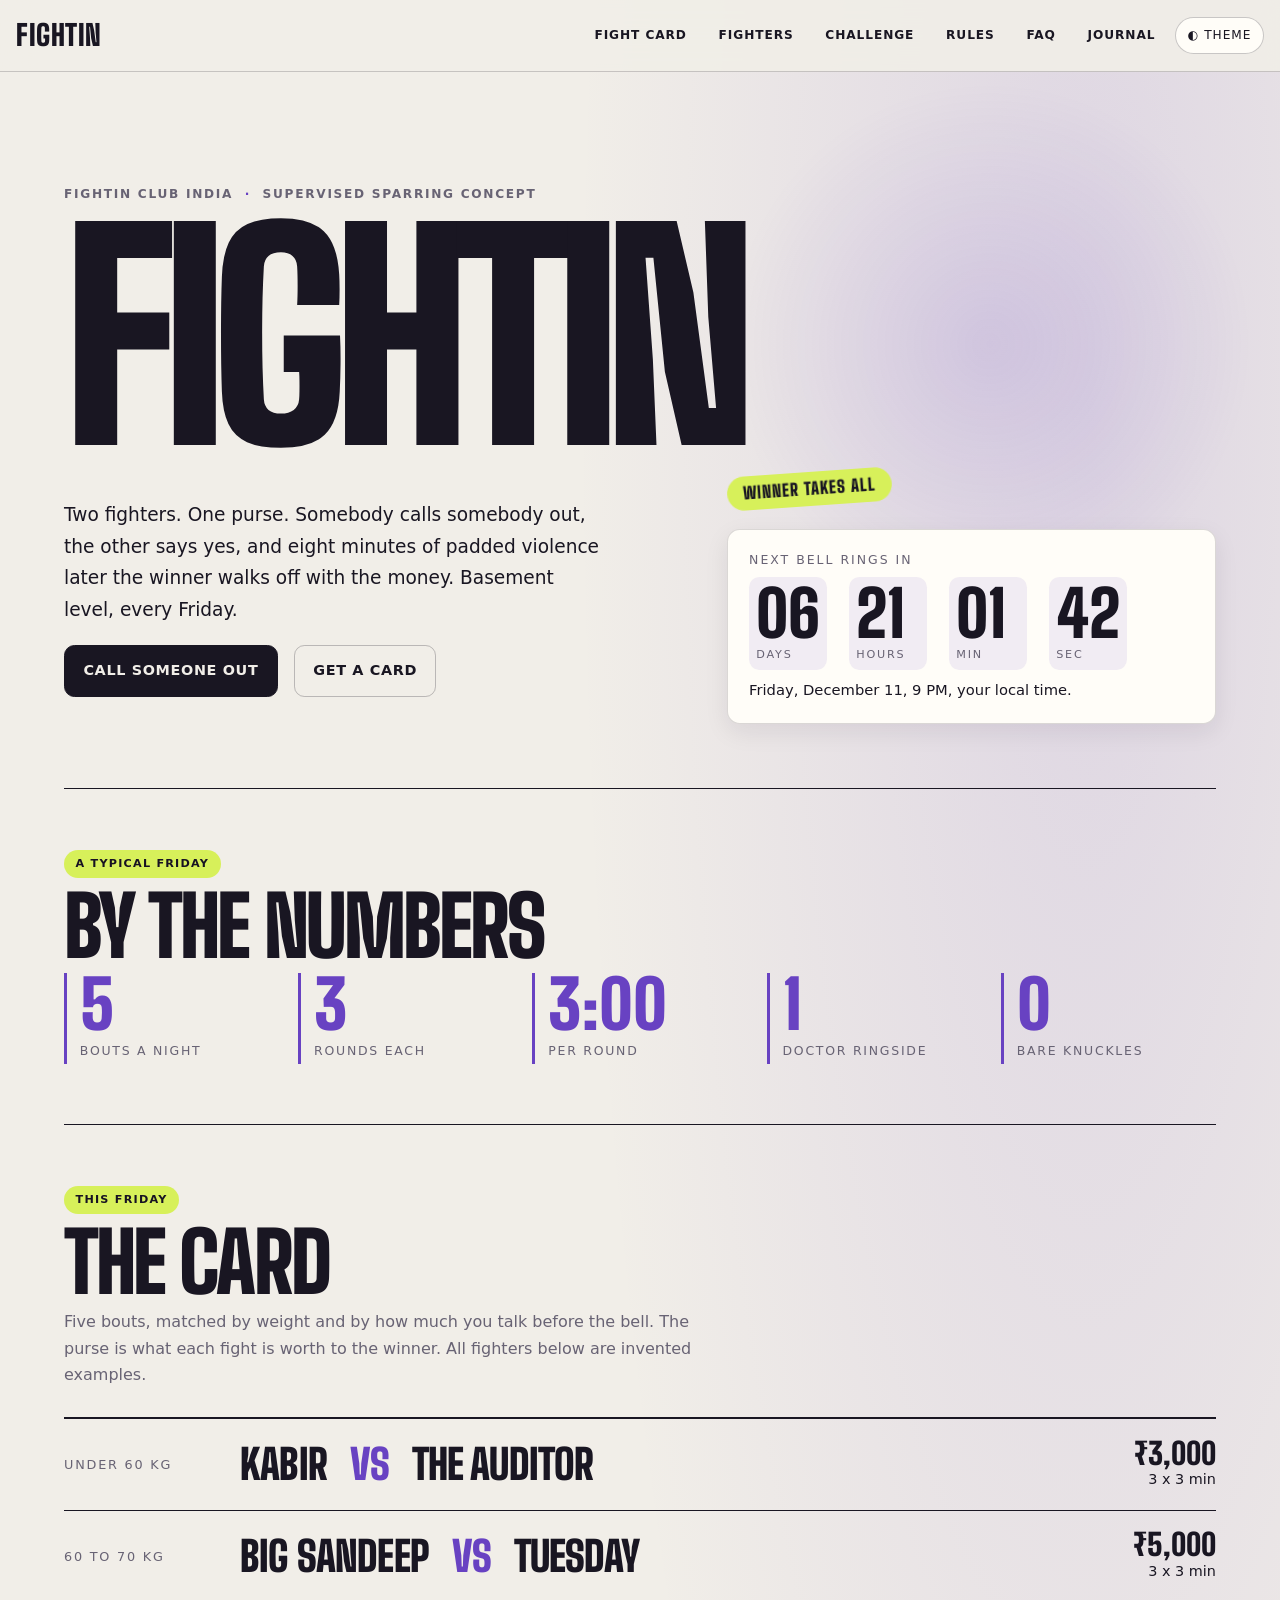
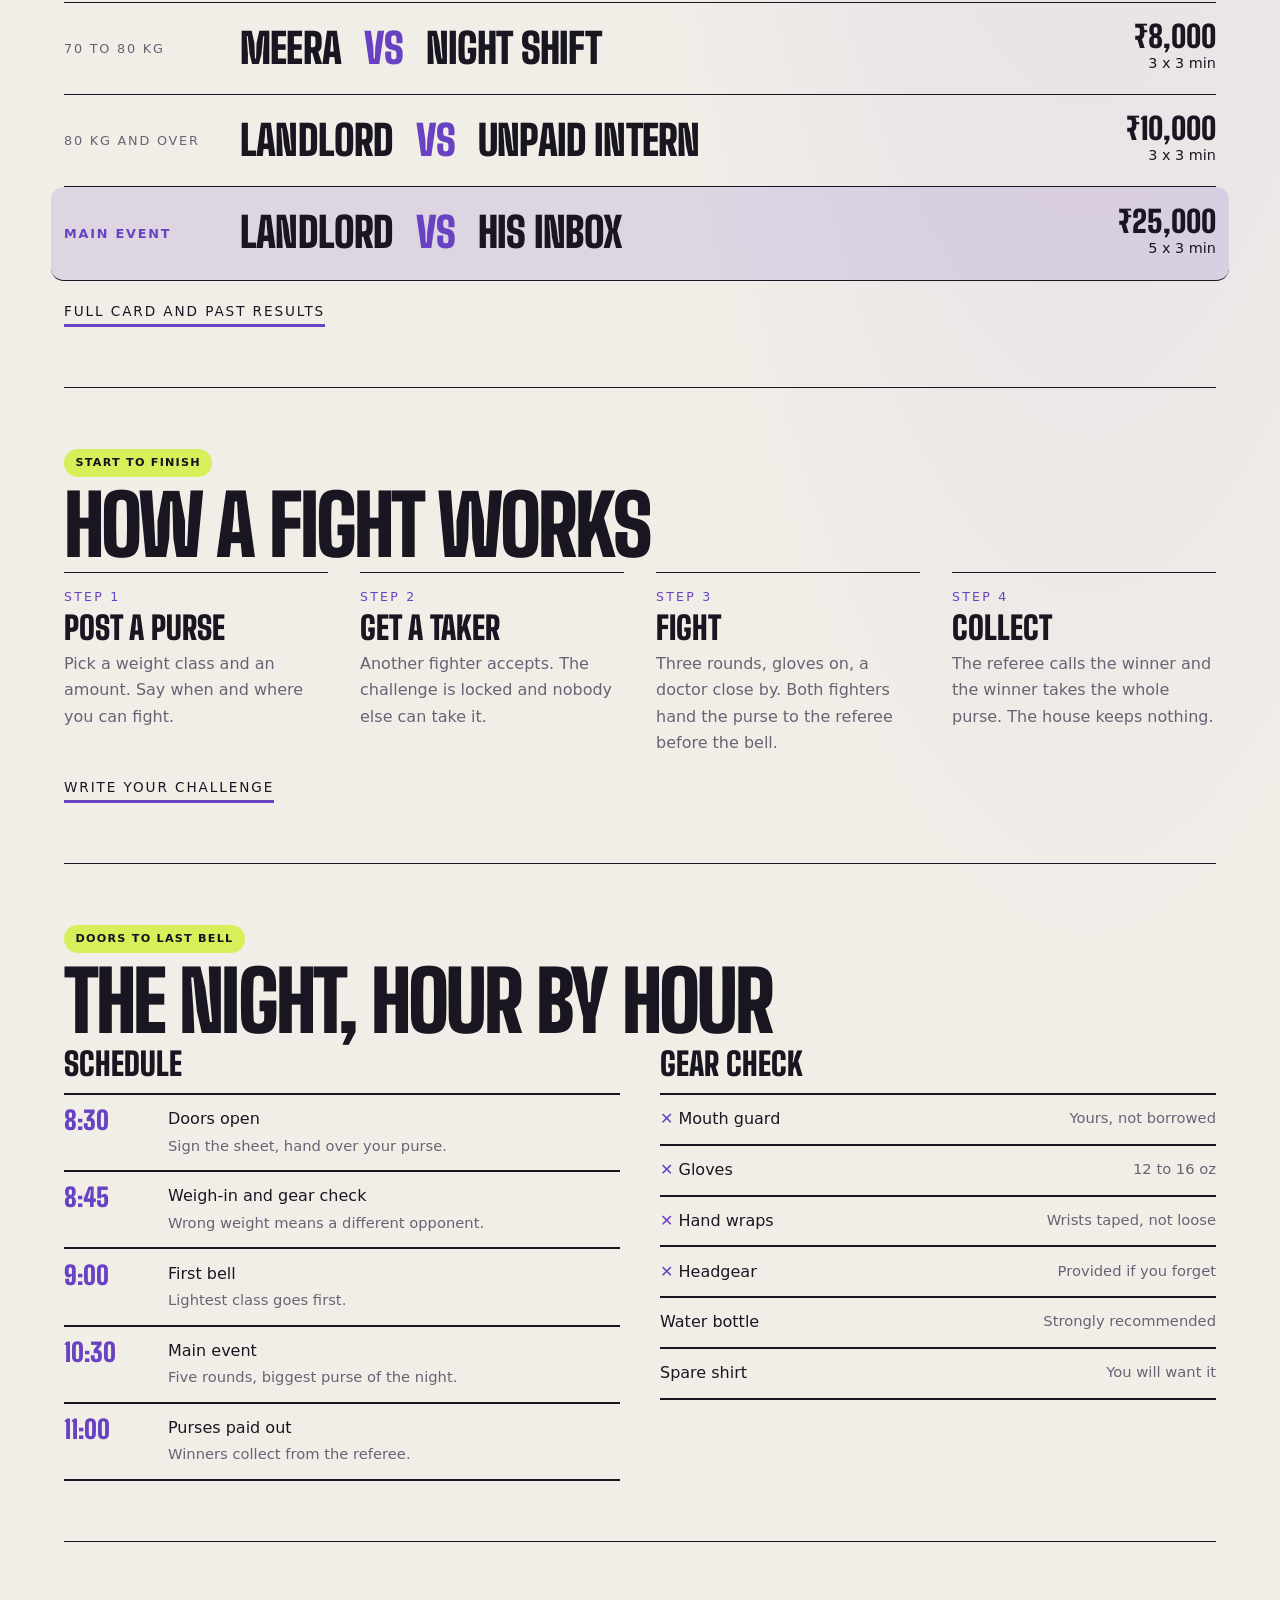
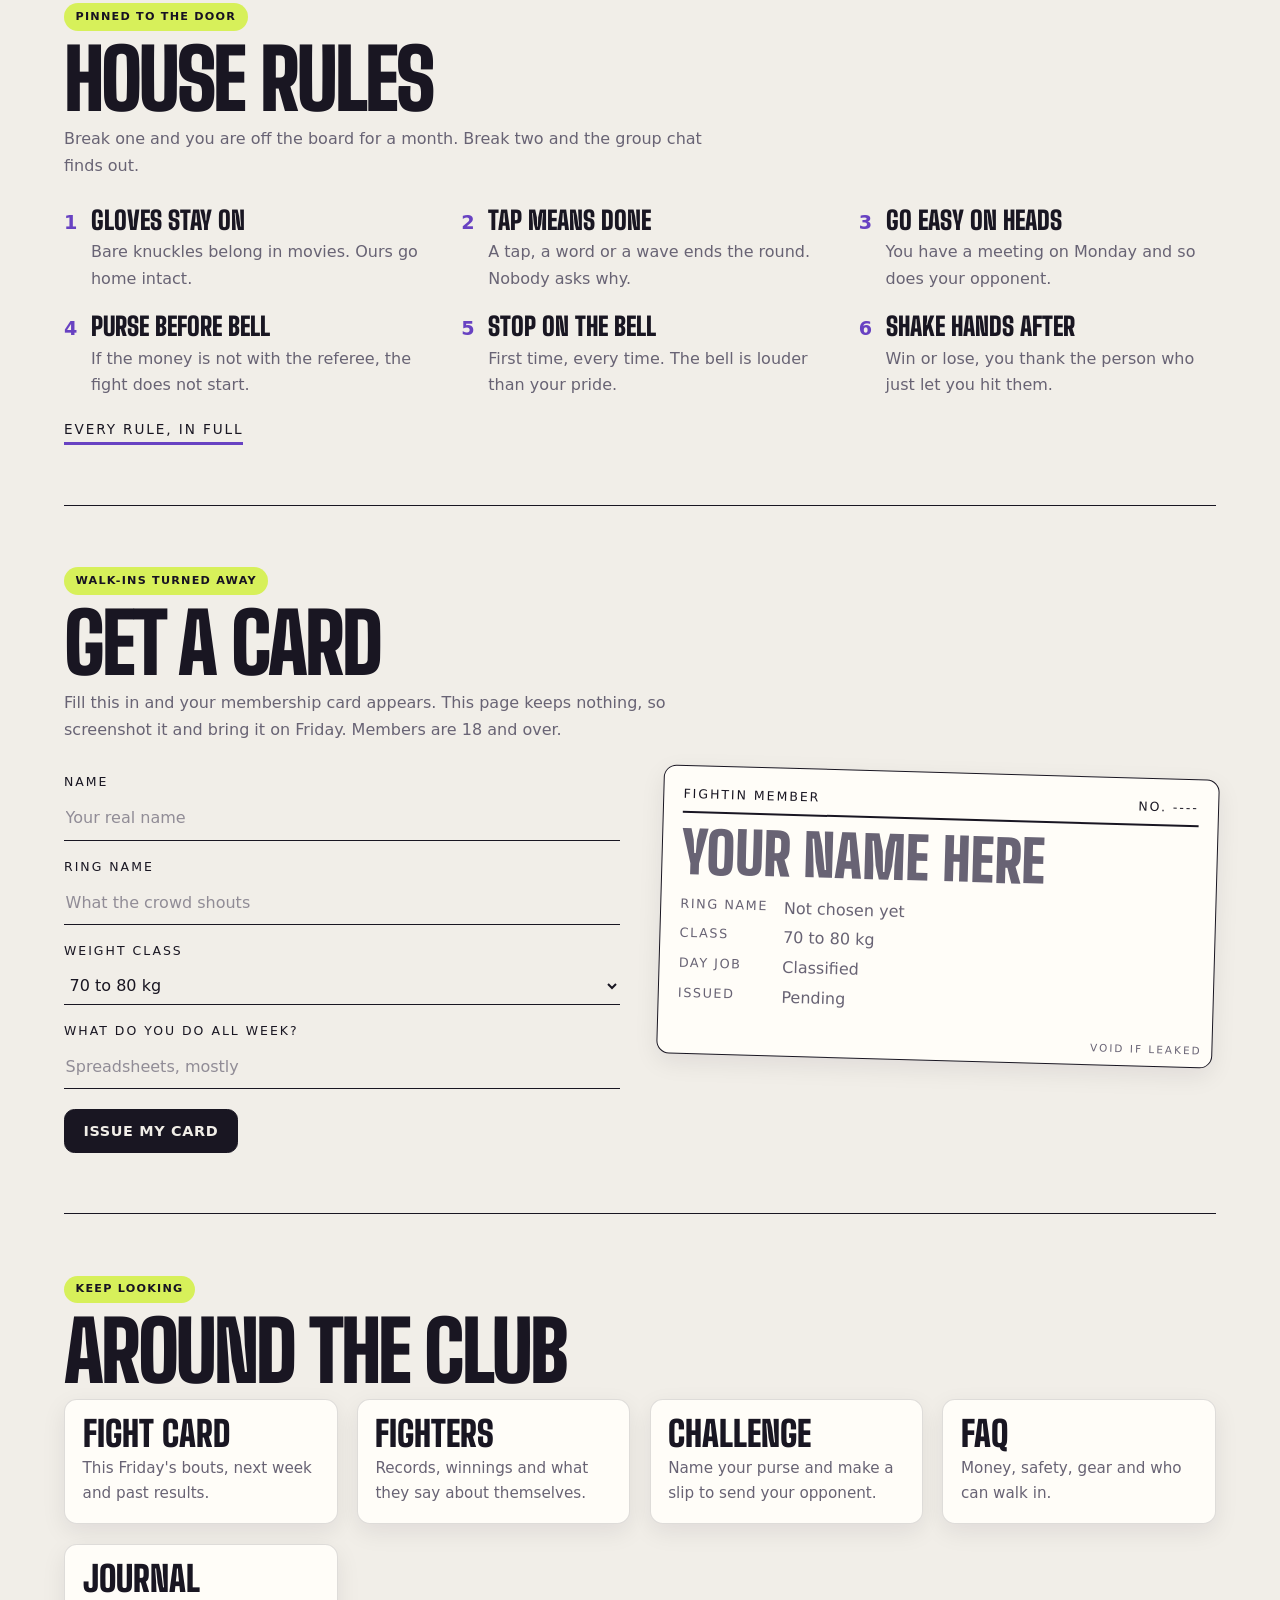
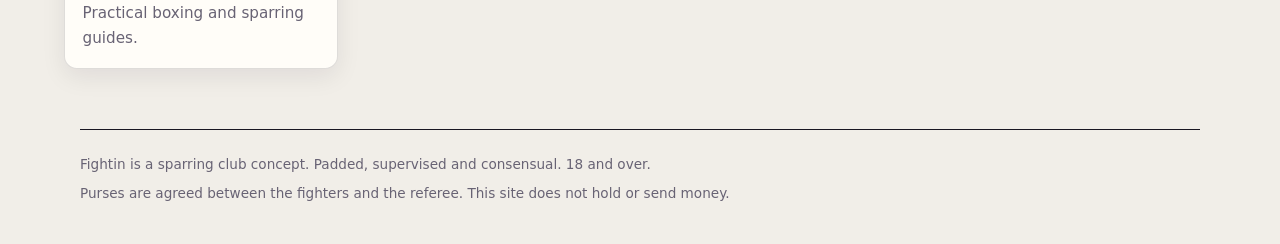
<file: index.html>
<!doctype html><html lang="en"><head><meta charset="utf-8"><meta name="viewport" content="width=device-width,initial-scale=1,viewport-fit=cover"><title>Fightin Club India | Supervised Sparring Club</title><meta name="description" content="Meet Fightin Club India, a fictional supervised sparring club concept with fight cards, fighter profiles, house rules, and shareable challenges. 18+."><link rel="canonical" href="https://fightin.in/"><meta property="og:type" content="website"><meta property="og:url" content="https://fightin.in/"><meta property="og:site_name" content="Fightin Club India"><meta property="og:title" content="Fightin Club India | Supervised Sparring Club"><meta property="og:description" content="Meet Fightin Club India, a fictional supervised sparring club concept with fight cards, fighter profiles, house rules, and shareable challenges. 18+."><meta name="twitter:card" content="summary"><meta name="twitter:title" content="Fightin Club India | Supervised Sparring Club"><meta name="twitter:description" content="Meet Fightin Club India, a fictional supervised sparring club concept with fight cards, fighter profiles, house rules, and shareable challenges. 18+."><script type="application/ld+json">{"@context":"https://schema.org","@type":"WebSite","name":"Fightin Club India","alternateName":"Fightin","url":"https://fightin.in/"}</script><style>:root{color-scheme:light;box-sizing:border-box;padding-top:env(safe-area-inset-top,0px);padding-bottom:env(safe-area-inset-bottom,0px)}html{scroll-padding-top:env(safe-area-inset-top,0px)}body{margin:0;padding:0;font:14px -apple-system,BlinkMacSystemFont,sans-serif;background:#fff;color:#000}img{max-width:100%}[hidden]:not([hidden=until-found i]){display:none!important}</style></head><body>
<link rel="preconnect" href="https://fonts.googleapis.com">
<link rel="preconnect" href="https://fonts.gstatic.com" crossorigin>
<link rel="stylesheet" href="https://fonts.googleapis.com/css2?family=Big+Shoulders+Display:wght@700;900&family=Special+Elite&display=swap">
<link rel="stylesheet" href="styles.css">
<nav class="nav" aria-label="Main">
  <a class="brand" href="/">Fightin</a>
  <a data-page="fights" href="fights.html">Fight card</a>
  <a data-page="fighters" href="fighters.html">Fighters</a>
  <a data-page="challenge" href="challenge.html">Challenge</a>
  <a data-page="rules" href="rules.html">Rules</a>
  <a data-page="faq" href="faq.html">FAQ</a>
  <a data-page="blog" href="blog.html">Journal</a>
</nav>

<main>
  <header class="hero">
    <p class="brand-descriptor">Fightin Club India <span>·</span> Supervised sparring concept</p>
    <h1 class="wordmark" aria-label="Fightin"><span>F</span><span>I</span><span>G</span><span>H</span><span>T</span><span>I</span><span>N</span></h1>
    <div class="hero-row">
      <div>
        <p class="hero-copy">Two fighters. One purse. Somebody calls somebody out, the other says yes, and eight minutes of padded violence later the winner walks off with the money. Basement level, every Friday.</p>
        <div class="cta-row">
          <a class="cta" href="challenge.html">Call someone out</a>
          <a class="cta ghost" href="#join">Get a card</a>
        </div>
      </div>
      <div style="display:grid; gap:1.4rem; min-width:0">
        <div class="stamp">Winner takes all</div>
        <div class="clock">
          <p class="label">Next bell rings in</p>
          <div class="digits" id="digits">
            <div><b id="d">--</b><small>days</small></div>
            <div><b id="h">--</b><small>hours</small></div>
            <div><b id="m">--</b><small>min</small></div>
            <div><b id="s">--</b><small>sec</small></div>
          </div>
          <p class="note" id="when">Friday, 9 PM, your local time.</p>
        </div>
      </div>
    </div>
  </header>

  <section id="night">
    <p class="tag">A typical Friday</p>
    <h2>By the numbers</h2>
    <div class="facts">
      <div class="fact"><b>5</b><span>Bouts a night</span></div>
      <div class="fact"><b>3</b><span>Rounds each</span></div>
      <div class="fact"><b>3:00</b><span>Per round</span></div>
      <div class="fact"><b>1</b><span>Doctor ringside</span></div>
      <div class="fact"><b>0</b><span>Bare knuckles</span></div>
    </div>
  </section>

  <section id="card">
    <p class="tag">This Friday</p>
    <h2>The card</h2>
    <p class="lede">Five bouts, matched by weight and by how much you talk before the bell. The purse is what each fight is worth to the winner. All fighters below are invented examples.</p>
    <ol class="bouts">
      <li class="bout">
        <span class="cls">Under 60 kg</span>
        <span class="vs">Kabir <em>vs</em> The Auditor</span>
        <span class="meta"><b>₹3,000</b>3 x 3 min</span>
      </li>
      <li class="bout">
        <span class="cls">60 to 70 kg</span>
        <span class="vs">Big Sandeep <em>vs</em> Tuesday</span>
        <span class="meta"><b>₹5,000</b>3 x 3 min</span>
      </li>
      <li class="bout">
        <span class="cls">70 to 80 kg</span>
        <span class="vs">Meera <em>vs</em> Night Shift</span>
        <span class="meta"><b>₹8,000</b>3 x 3 min</span>
      </li>
      <li class="bout">
        <span class="cls">80 kg and over</span>
        <span class="vs">Landlord <em>vs</em> Unpaid Intern</span>
        <span class="meta"><b>₹10,000</b>3 x 3 min</span>
      </li>
      <li class="bout main">
        <span class="cls">Main event</span>
        <span class="vs">Landlord <em>vs</em> His Inbox</span>
        <span class="meta"><b>₹25,000</b>5 x 3 min</span>
      </li>
    </ol>
    <a class="more" href="fights.html">Full card and past results</a>
  </section>

  <section id="how">
    <p class="tag">Start to finish</p>
    <h2>How a fight works</h2>
    <ol class="steps">
      <li><h3>Post a purse</h3><p>Pick a weight class and an amount. Say when and where you can fight.</p></li>
      <li><h3>Get a taker</h3><p>Another fighter accepts. The challenge is locked and nobody else can take it.</p></li>
      <li><h3>Fight</h3><p>Three rounds, gloves on, a doctor close by. Both fighters hand the purse to the referee before the bell.</p></li>
      <li><h3>Collect</h3><p>The referee calls the winner and the winner takes the whole purse. The house keeps nothing.</p></li>
    </ol>
    <a class="more" href="challenge.html">Write your challenge</a>
  </section>

  <section id="run">
    <p class="tag">Doors to last bell</p>
    <h2>The night, hour by hour</h2>
    <div class="two-col">
      <div>
        <h3 class="subhead" style="margin-top:0">Schedule</h3>
        <ol class="night">
          <li><time>8:30</time><div><strong>Doors open</strong><span>Sign the sheet, hand over your purse.</span></div></li>
          <li><time>8:45</time><div><strong>Weigh-in and gear check</strong><span>Wrong weight means a different opponent.</span></div></li>
          <li><time>9:00</time><div><strong>First bell</strong><span>Lightest class goes first.</span></div></li>
          <li><time>10:30</time><div><strong>Main event</strong><span>Five rounds, biggest purse of the night.</span></div></li>
          <li><time>11:00</time><div><strong>Purses paid out</strong><span>Winners collect from the referee.</span></div></li>
        </ol>
      </div>
      <div>
        <h3 class="subhead" style="margin-top:0">Gear check</h3>
        <ul class="gear">
          <li class="must"><span>Mouth guard</span><span>Yours, not borrowed</span></li>
          <li class="must"><span>Gloves</span><span>12 to 16 oz</span></li>
          <li class="must"><span>Hand wraps</span><span>Wrists taped, not loose</span></li>
          <li class="must"><span>Headgear</span><span>Provided if you forget</span></li>
          <li><span>Water bottle</span><span>Strongly recommended</span></li>
          <li><span>Spare shirt</span><span>You will want it</span></li>
        </ul>
      </div>
    </div>
  </section>

  <section id="rules">
    <p class="tag">Pinned to the door</p>
    <h2>House rules</h2>
    <p class="lede">Break one and you are off the board for a month. Break two and the group chat finds out.</p>
    <ol class="rules">
      <li><h3>Gloves stay on</h3><p>Bare knuckles belong in movies. Ours go home intact.</p></li>
      <li><h3>Tap means done</h3><p>A tap, a word or a wave ends the round. Nobody asks why.</p></li>
      <li><h3>Go easy on heads</h3><p>You have a meeting on Monday and so does your opponent.</p></li>
      <li><h3>Purse before bell</h3><p>If the money is not with the referee, the fight does not start.</p></li>
      <li><h3>Stop on the bell</h3><p>First time, every time. The bell is louder than your pride.</p></li>
      <li><h3>Shake hands after</h3><p>Win or lose, you thank the person who just let you hit them.</p></li>
    </ol>
    <a class="more" href="rules.html">Every rule, in full</a>
  </section>

  <section id="join">
    <p class="tag">Walk-ins turned away</p>
    <h2>Get a card</h2>
    <p class="lede">Fill this in and your membership card appears. This page keeps nothing, so screenshot it and bring it on Friday. Members are 18 and over.</p>
    <div class="join">
      <form id="form-member" autocomplete="off">
        <div class="field">
          <label for="name">Name</label>
          <input id="name" name="name" type="text" placeholder="Your real name" required maxlength="24">
        </div>
        <div class="field">
          <label for="alias">Ring name</label>
          <input id="alias" name="alias" type="text" placeholder="What the crowd shouts" maxlength="24">
        </div>
        <div class="field">
          <label for="cls">Weight class</label>
          <select id="cls" name="cls">
            <option>Under 60 kg</option>
            <option>60 to 70 kg</option>
            <option selected>70 to 80 kg</option>
            <option>80 kg and over</option>
          </select>
        </div>
        <div class="field">
          <label for="day">What do you do all week?</label>
          <input id="day" name="day" type="text" placeholder="Spreadsheets, mostly" maxlength="40">
        </div>
        <button class="cta" type="submit">Issue my card</button>
      </form>

      <div class="card blank" id="member" aria-live="polite">
        <div class="top"><span>Fightin member</span><span id="no">No. ----</span></div>
        <p class="nm" id="cName">Your name here</p>
        <dl>
          <dt>Ring name</dt><dd id="cAlias">Not chosen yet</dd>
          <dt>Class</dt><dd id="cCls">70 to 80 kg</dd>
          <dt>Day job</dt><dd id="cDay">Classified</dd>
          <dt>Issued</dt><dd id="cDate">Pending</dd>
        </dl>
        <div class="seal" id="seal" hidden>Approved</div>
      </div>
    </div>
  </section>

  <section id="explore">
    <p class="tag">Keep looking</p>
    <h2>Around the club</h2>
    <div class="tiles">
      <a class="tile" href="fights.html"><b>Fight card</b><span>This Friday's bouts, next week and past results.</span></a>
      <a class="tile" href="fighters.html"><b>Fighters</b><span>Records, winnings and what they say about themselves.</span></a>
      <a class="tile" href="challenge.html"><b>Challenge</b><span>Name your purse and make a slip to send your opponent.</span></a>
      <a class="tile" href="faq.html"><b>FAQ</b><span>Money, safety, gear and who can walk in.</span></a>
      <a class="tile" href="blog.html"><b>Journal</b><span>Practical boxing and sparring guides.</span></a>
    </div>
  </section>
</main>

<footer>
  <span>Fightin is a sparring club concept. Padded, supervised and consensual. 18 and over.</span>
  <span>Purses are agreed between the fighters and the referee. This site does not hold or send money.</span>
</footer>
<script>document.body.setAttribute("data-page", "home");</script>
<script src="app.js"></script>

</body></html>
</file>
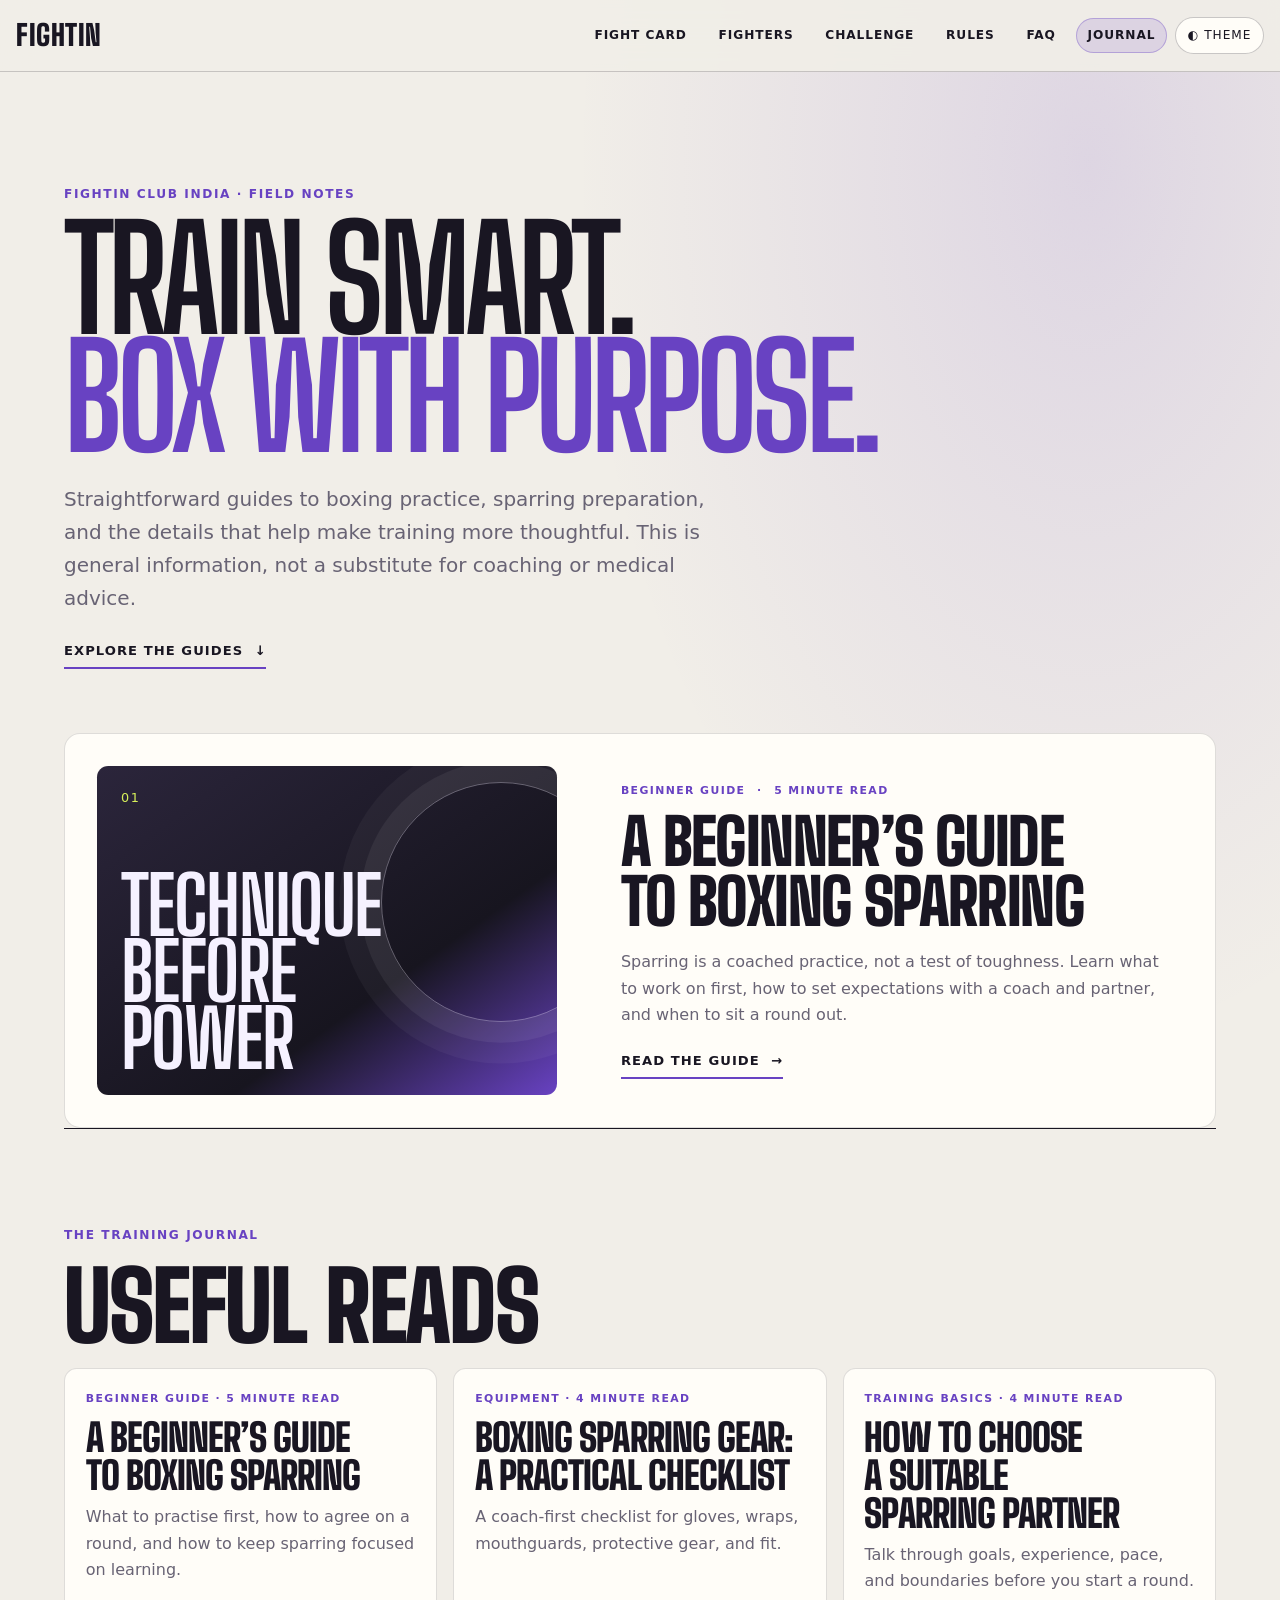
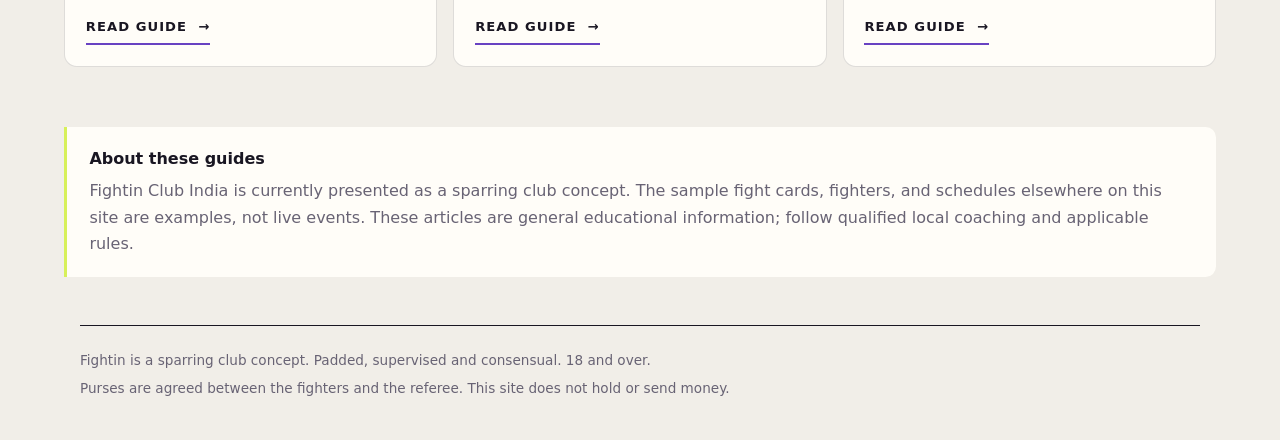
<file: blog.html>
<!doctype html>
<html lang="en">
<head>
<meta charset="utf-8">
<meta name="viewport" content="width=device-width, initial-scale=1, viewport-fit=cover">
<title>Boxing &amp; Sparring Guides | Fightin Club India</title>
<meta name="description" content="Practical boxing guides from Fightin Club India: beginner sparring basics, a boxing gear checklist, and how coaches match sparring partners.">
<link rel="canonical" href="https://fightin.in/blog.html">
<meta property="og:type" content="website">
<meta property="og:url" content="https://fightin.in/blog.html">
<meta property="og:title" content="Boxing &amp; Sparring Guides | Fightin Club India">
<meta property="og:description" content="Read practical guides to beginner boxing sparring, essential training gear, and choosing a suitable sparring partner.">
<meta name="twitter:card" content="summary">
<meta name="twitter:title" content="Boxing &amp; Sparring Guides | Fightin Club India">
<meta name="twitter:description" content="Read practical guides to beginner boxing sparring, essential training gear, and choosing a suitable sparring partner.">
<link rel="preconnect" href="https://fonts.googleapis.com">
<link rel="preconnect" href="https://fonts.gstatic.com" crossorigin>
<link rel="stylesheet" href="https://fonts.googleapis.com/css2?family=Big+Shoulders+Display:wght@700;900&amp;family=Special+Elite&amp;display=swap">
<link rel="stylesheet" href="styles.css">
</head>
<body data-page="blog">
<nav class="nav" aria-label="Main">
  <a class="brand" href="/">Fightin</a>
  <a data-page="fights" href="fights.html">Fight card</a>
  <a data-page="fighters" href="fighters.html">Fighters</a>
  <a data-page="challenge" href="challenge.html">Challenge</a>
  <a data-page="rules" href="rules.html">Rules</a>
  <a data-page="faq" href="faq.html">FAQ</a>
  <a data-page="blog" href="blog.html">Journal</a>
</nav>

<main class="journal">
  <header class="journal-head">
    <p class="journal-kicker">Fightin Club India · Field notes</p>
    <h1>Train smart.<br><span>Box with purpose.</span></h1>
    <p class="journal-intro">Straightforward guides to boxing practice, sparring preparation, and the details that help make training more thoughtful. This is general information, not a substitute for coaching or medical advice.</p>
    <a class="journal-link" href="#latest">Explore the guides <span aria-hidden="true">↓</span></a>
  </header>

  <section class="journal-feature" aria-label="Featured guide">
    <div class="feature-art" aria-hidden="true"><span>01</span><b>TECHNIQUE<br>BEFORE<br>POWER</b><i></i></div>
    <div class="feature-copy">
      <p class="journal-meta">Beginner guide <span>·</span> 5 minute read</p>
      <h2><a href="boxing-sparring-for-beginners.html">A beginner’s guide to boxing sparring</a></h2>
      <p>Sparring is a coached practice, not a test of toughness. Learn what to work on first, how to set expectations with a coach and partner, and when to sit a round out.</p>
      <a class="journal-link" href="boxing-sparring-for-beginners.html">Read the guide <span aria-hidden="true">→</span></a>
    </div>
  </section>

  <section class="journal-list" id="latest">
    <div class="journal-section-head"><p class="journal-kicker">The training journal</p><h2>Useful reads</h2></div>

    <div class="journal-cards">
      <article class="journal-card"><p class="journal-meta">Beginner guide · 5 minute read</p><h2><a href="boxing-sparring-for-beginners.html">A beginner’s guide to boxing sparring</a></h2><p>What to practise first, how to agree on a round, and how to keep sparring focused on learning.</p><a class="journal-link" href="boxing-sparring-for-beginners.html">Read guide <span aria-hidden="true">→</span></a></article>
      <article class="journal-card"><p class="journal-meta">Equipment · 4 minute read</p><h2><a href="boxing-sparring-gear-checklist.html">Boxing sparring gear: a practical checklist</a></h2><p>A coach-first checklist for gloves, wraps, mouthguards, protective gear, and fit.</p><a class="journal-link" href="boxing-sparring-gear-checklist.html">Read guide <span aria-hidden="true">→</span></a></article>
      <article class="journal-card"><p class="journal-meta">Training basics · 4 minute read</p><h2><a href="choosing-a-boxing-sparring-partner.html">How to choose a suitable sparring partner</a></h2><p>Talk through goals, experience, pace, and boundaries before you start a round.</p><a class="journal-link" href="choosing-a-boxing-sparring-partner.html">Read guide <span aria-hidden="true">→</span></a></article>
    </div>
  </section>

  <aside class="journal-disclosure">
    <strong>About these guides</strong>
    <p>Fightin Club India is currently presented as a sparring club concept. The sample fight cards, fighters, and schedules elsewhere on this site are examples, not live events. These articles are general educational information; follow qualified local coaching and applicable rules.</p>
  </aside>
</main>

<footer>
  <span>Fightin is a sparring club concept. Padded, supervised and consensual. 18 and over.</span>
  <span>Purses are agreed between the fighters and the referee. This site does not hold or send money.</span>
</footer>
<script src="app.js"></script>
</body>
</html>
</file>
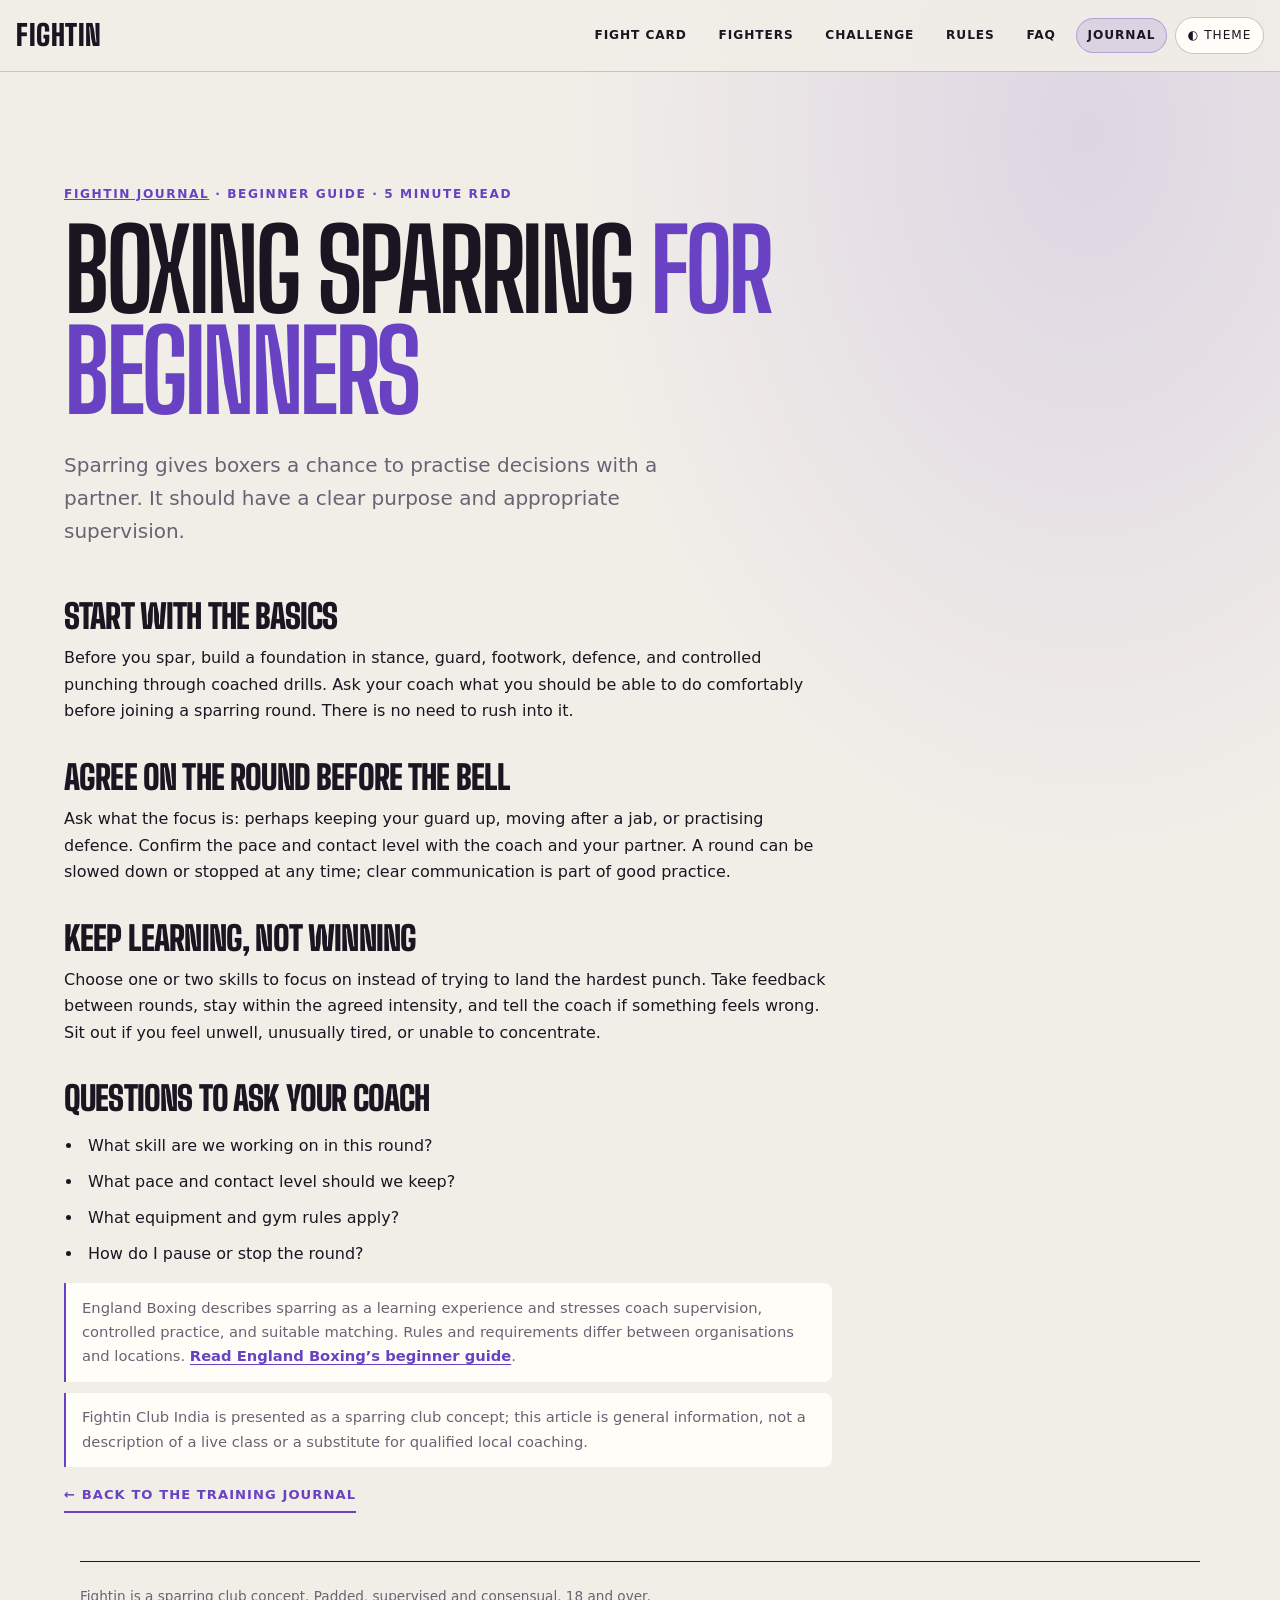
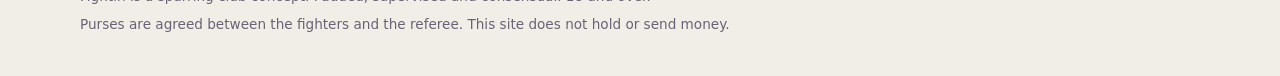
<file: boxing-sparring-for-beginners.html>
<!doctype html>
<html lang="en">
<head>
<meta charset="utf-8"><meta name="viewport" content="width=device-width, initial-scale=1, viewport-fit=cover">
<title>Boxing Sparring for Beginners: A Practical Guide | Fightin Club India</title>
<meta name="description" content="New to boxing sparring? Learn what to practise first, how to agree on a round, and how to keep beginner sparring focused on learning.">
<link rel="canonical" href="https://fightin.in/boxing-sparring-for-beginners.html">
<meta property="og:type" content="article"><meta property="og:url" content="https://fightin.in/boxing-sparring-for-beginners.html"><meta property="og:title" content="Boxing Sparring for Beginners: A Practical Guide"><meta property="og:description" content="A clear introduction to boxing sparring for beginners, from coached basics to setting expectations for a round.">
<meta name="twitter:card" content="summary"><meta name="twitter:title" content="Boxing Sparring for Beginners: A Practical Guide"><meta name="twitter:description" content="Learn how to prepare for a first boxing sparring session with guidance from a coach.">
<link rel="preconnect" href="https://fonts.googleapis.com"><link rel="preconnect" href="https://fonts.gstatic.com" crossorigin><link rel="stylesheet" href="https://fonts.googleapis.com/css2?family=Big+Shoulders+Display:wght@700;900&amp;family=Special+Elite&amp;display=swap"><link rel="stylesheet" href="styles.css">
</head>
<body data-page="blog">
<nav class="nav" aria-label="Main"><a class="brand" href="/">Fightin</a><a data-page="fights" href="fights.html">Fight card</a><a data-page="fighters" href="fighters.html">Fighters</a><a data-page="challenge" href="challenge.html">Challenge</a><a data-page="rules" href="rules.html">Rules</a><a data-page="faq" href="faq.html">FAQ</a><a data-page="blog" href="blog.html">Journal</a></nav>
<main class="journal article-page">
  <header class="journal-head"><p class="journal-kicker"><a href="blog.html">Fightin Journal</a> · Beginner guide · 5 minute read</p><h1>Boxing sparring <span>for beginners</span></h1><p class="journal-intro">Sparring gives boxers a chance to practise decisions with a partner. It should have a clear purpose and appropriate supervision.</p></header>
  <article class="article-content">
    <h2>Start with the basics</h2><p>Before you spar, build a foundation in stance, guard, footwork, defence, and controlled punching through coached drills. Ask your coach what you should be able to do comfortably before joining a sparring round. There is no need to rush into it.</p>
    <h2>Agree on the round before the bell</h2><p>Ask what the focus is: perhaps keeping your guard up, moving after a jab, or practising defence. Confirm the pace and contact level with the coach and your partner. A round can be slowed down or stopped at any time; clear communication is part of good practice.</p>
    <h2>Keep learning, not winning</h2><p>Choose one or two skills to focus on instead of trying to land the hardest punch. Take feedback between rounds, stay within the agreed intensity, and tell the coach if something feels wrong. Sit out if you feel unwell, unusually tired, or unable to concentrate.</p>
    <h2>Questions to ask your coach</h2><ul class="journal-bullets"><li>What skill are we working on in this round?</li><li>What pace and contact level should we keep?</li><li>What equipment and gym rules apply?</li><li>How do I pause or stop the round?</li></ul>
    <p class="article-note">England Boxing describes sparring as a learning experience and stresses coach supervision, controlled practice, and suitable matching. Rules and requirements differ between organisations and locations. <a href="https://www.englandboxing.org/get-involved/boxing-a-beginners-guide/" rel="noopener noreferrer">Read England Boxing’s beginner guide</a>.</p>
    <p class="article-note">Fightin Club India is presented as a sparring club concept; this article is general information, not a description of a live class or a substitute for qualified local coaching.</p>
    <a class="journal-link" href="blog.html">← Back to the training journal</a>
  </article>
</main>
<footer><span>Fightin is a sparring club concept. Padded, supervised and consensual. 18 and over.</span><span>Purses are agreed between the fighters and the referee. This site does not hold or send money.</span></footer><script src="app.js"></script>
</body></html>
</file>
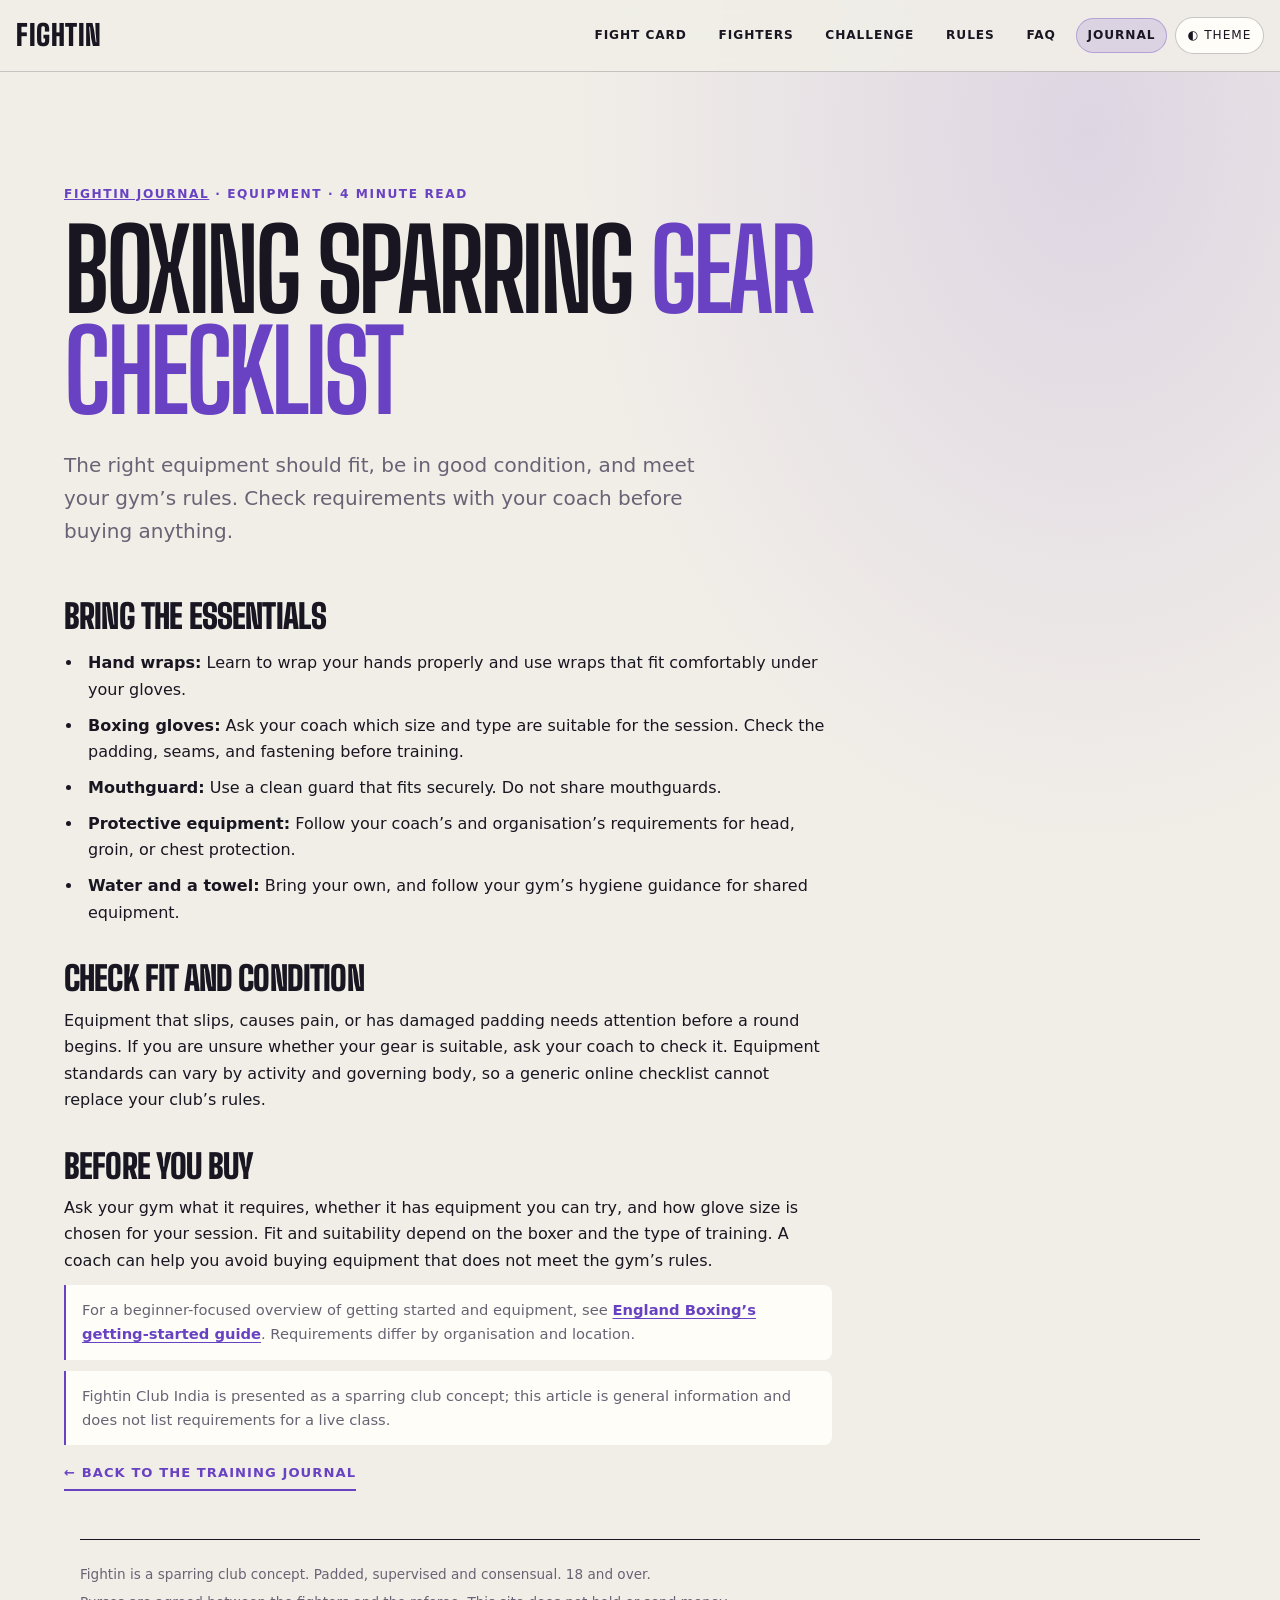
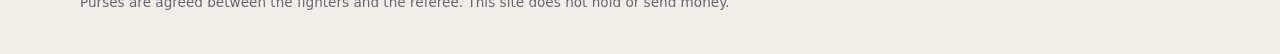
<file: boxing-sparring-gear-checklist.html>
<!doctype html>
<html lang="en">
<head>
<meta charset="utf-8"><meta name="viewport" content="width=device-width, initial-scale=1, viewport-fit=cover">
<title>Boxing Sparring Gear Checklist: What to Bring | Fightin Club India</title>
<meta name="description" content="Use this practical boxing sparring gear checklist to discuss hand wraps, gloves, mouthguards, protective equipment, and fit with your coach.">
<link rel="canonical" href="https://fightin.in/boxing-sparring-gear-checklist.html">
<meta property="og:type" content="article"><meta property="og:url" content="https://fightin.in/boxing-sparring-gear-checklist.html"><meta property="og:title" content="Boxing Sparring Gear Checklist: What to Bring"><meta property="og:description" content="A coach-first checklist for boxing sparring equipment, glove fit, wraps, mouthguards, and protective gear.">
<meta name="twitter:card" content="summary"><meta name="twitter:title" content="Boxing Sparring Gear Checklist"><meta name="twitter:description" content="What to bring to sparring and what to check before training.">
<link rel="preconnect" href="https://fonts.googleapis.com"><link rel="preconnect" href="https://fonts.gstatic.com" crossorigin><link rel="stylesheet" href="https://fonts.googleapis.com/css2?family=Big+Shoulders+Display:wght@700;900&amp;family=Special+Elite&amp;display=swap"><link rel="stylesheet" href="styles.css">
</head>
<body data-page="blog">
<nav class="nav" aria-label="Main"><a class="brand" href="/">Fightin</a><a data-page="fights" href="fights.html">Fight card</a><a data-page="fighters" href="fighters.html">Fighters</a><a data-page="challenge" href="challenge.html">Challenge</a><a data-page="rules" href="rules.html">Rules</a><a data-page="faq" href="faq.html">FAQ</a><a data-page="blog" href="blog.html">Journal</a></nav>
<main class="journal article-page">
  <header class="journal-head"><p class="journal-kicker"><a href="blog.html">Fightin Journal</a> · Equipment · 4 minute read</p><h1>Boxing sparring <span>gear checklist</span></h1><p class="journal-intro">The right equipment should fit, be in good condition, and meet your gym’s rules. Check requirements with your coach before buying anything.</p></header>
  <article class="article-content">
    <h2>Bring the essentials</h2><ul class="journal-bullets"><li><strong>Hand wraps:</strong> Learn to wrap your hands properly and use wraps that fit comfortably under your gloves.</li><li><strong>Boxing gloves:</strong> Ask your coach which size and type are suitable for the session. Check the padding, seams, and fastening before training.</li><li><strong>Mouthguard:</strong> Use a clean guard that fits securely. Do not share mouthguards.</li><li><strong>Protective equipment:</strong> Follow your coach’s and organisation’s requirements for head, groin, or chest protection.</li><li><strong>Water and a towel:</strong> Bring your own, and follow your gym’s hygiene guidance for shared equipment.</li></ul>
    <h2>Check fit and condition</h2><p>Equipment that slips, causes pain, or has damaged padding needs attention before a round begins. If you are unsure whether your gear is suitable, ask your coach to check it. Equipment standards can vary by activity and governing body, so a generic online checklist cannot replace your club’s rules.</p>
    <h2>Before you buy</h2><p>Ask your gym what it requires, whether it has equipment you can try, and how glove size is chosen for your session. Fit and suitability depend on the boxer and the type of training. A coach can help you avoid buying equipment that does not meet the gym’s rules.</p>
    <p class="article-note">For a beginner-focused overview of getting started and equipment, see <a href="https://www.englandboxing.org/get-involved/womens-boxing/" rel="noopener noreferrer">England Boxing’s getting-started guide</a>. Requirements differ by organisation and location.</p>
    <p class="article-note">Fightin Club India is presented as a sparring club concept; this article is general information and does not list requirements for a live class.</p>
    <a class="journal-link" href="blog.html">← Back to the training journal</a>
  </article>
</main>
<footer><span>Fightin is a sparring club concept. Padded, supervised and consensual. 18 and over.</span><span>Purses are agreed between the fighters and the referee. This site does not hold or send money.</span></footer><script src="app.js"></script>
</body></html>
</file>
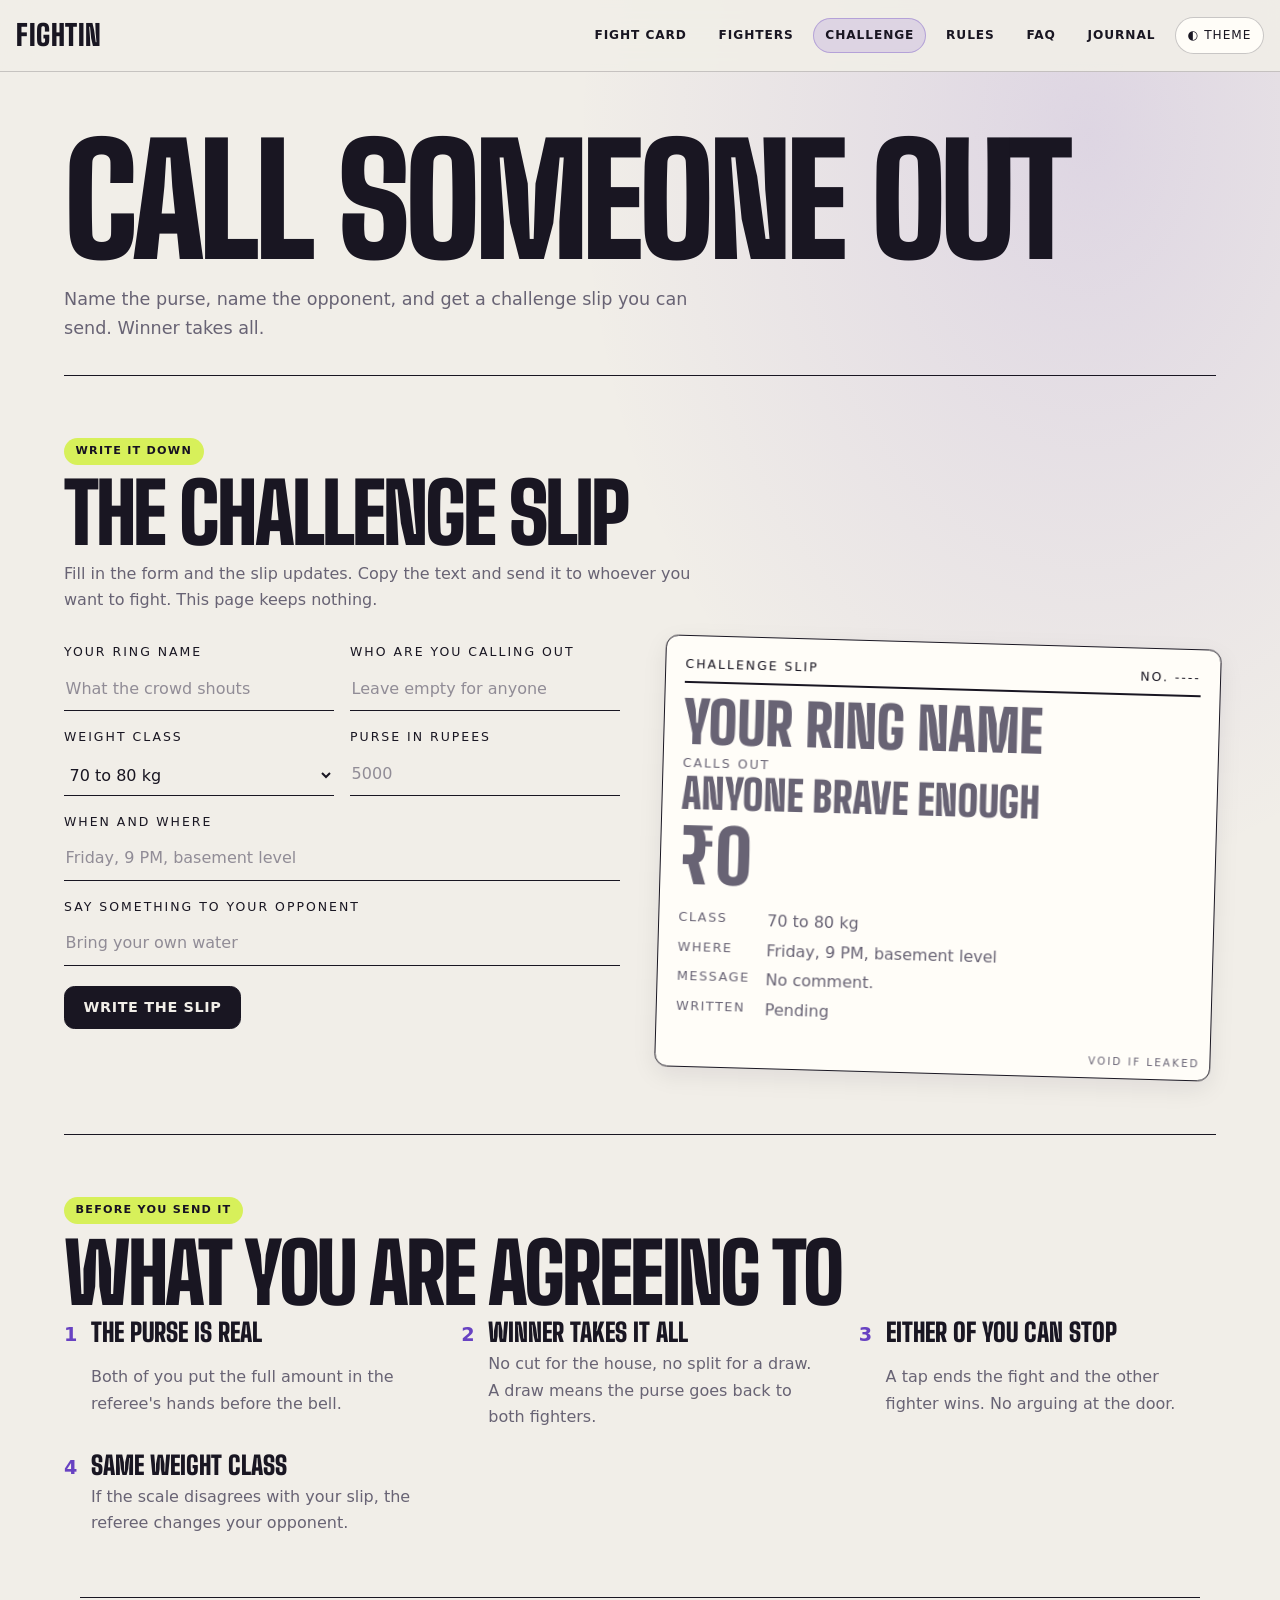
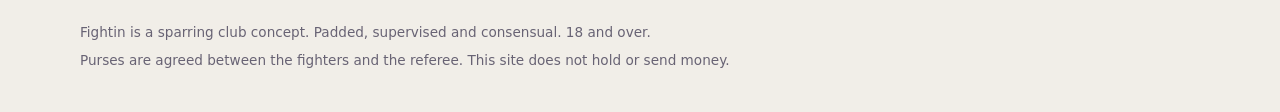
<file: challenge.html>
<!doctype html>
<html lang="en">
<head>
<meta charset="utf-8">
<meta name="viewport" content="width=device-width, initial-scale=1, viewport-fit=cover">
<title>Fightin Club India Challenge</title>
<meta name="description" content="Create a shareable Fightin Club India sparring challenge with a weight class, opponent, and purse. This concept site creates a message but does not accept or send payments.">
<link rel="canonical" href="https://fightin.in/challenge.html">
<meta property="og:type" content="website">
<meta property="og:url" content="https://fightin.in/challenge.html">
<meta property="og:title" content="Fightin Club India Challenge">
<meta property="og:description" content="Create a shareable Fightin Club India sparring challenge with a weight class, opponent, and purse. This concept site creates a message but does not accept or send payments.">
<meta name="twitter:card" content="summary">
<meta name="twitter:title" content="Fightin Club India Challenge">
<meta name="twitter:description" content="Create a shareable Fightin Club India sparring challenge with a weight class, opponent, and purse. This concept site creates a message but does not accept or send payments.">
<link rel="preconnect" href="https://fonts.googleapis.com">
<link rel="preconnect" href="https://fonts.gstatic.com" crossorigin>
<link rel="stylesheet" href="https://fonts.googleapis.com/css2?family=Big+Shoulders+Display:wght@700;900&family=Special+Elite&display=swap">
<link rel="stylesheet" href="styles.css">
</head>
<body data-page="challenge">
<nav class="nav" aria-label="Main">
  <a class="brand" href="/">Fightin</a>
  <a data-page="fights" href="fights.html">Fight card</a>
  <a data-page="fighters" href="fighters.html">Fighters</a>
  <a data-page="challenge" href="challenge.html">Challenge</a>
  <a data-page="rules" href="rules.html">Rules</a>
  <a data-page="faq" href="faq.html">FAQ</a>
  <a data-page="blog" href="blog.html">Journal</a>
</nav>

<main>
  <header class="page-head">
    <h1>Call someone out</h1>
    <p>Name the purse, name the opponent, and get a challenge slip you can send. Winner takes all.</p>
  </header>

  <section id="slip-section">
    <p class="tag">Write it down</p>
    <h2>The challenge slip</h2>
    <p class="lede">Fill in the form and the slip updates. Copy the text and send it to whoever you want to fight. This page keeps nothing.</p>
    <div class="join">
      <form id="form-challenge" autocomplete="off">
        <div class="two">
          <div class="field">
            <label for="ring">Your ring name</label>
            <input id="ring" name="ring" type="text" placeholder="What the crowd shouts" maxlength="24" required>
          </div>
          <div class="field">
            <label for="foe">Who are you calling out</label>
            <input id="foe" name="foe" type="text" placeholder="Leave empty for anyone" maxlength="24">
          </div>
        </div>
        <div class="two">
          <div class="field">
            <label for="cls">Weight class</label>
            <select id="cls" name="cls">
              <option>Under 60 kg</option>
              <option>60 to 70 kg</option>
              <option selected>70 to 80 kg</option>
              <option>80 kg and over</option>
            </select>
          </div>
          <div class="field">
            <label for="purse">Purse in rupees</label>
            <input id="purse" name="purse" type="number" inputmode="numeric" min="100" max="1000000" step="50" placeholder="5000" required>
          </div>
        </div>
        <div class="field">
          <label for="where">When and where</label>
          <input id="where" name="where" type="text" placeholder="Friday, 9 PM, basement level" maxlength="48">
        </div>
        <div class="field">
          <label for="line">Say something to your opponent</label>
          <input id="line" name="line" type="text" placeholder="Bring your own water" maxlength="80">
        </div>
        <button class="cta" type="submit">Write the slip</button>
        <p class="msg" id="cmsg" role="status"></p>
      </form>

      <div style="min-width:0">
        <div class="card blank" id="slip" aria-live="polite">
          <div class="top"><span>Challenge slip</span><span id="sNo">No. ----</span></div>
          <p class="nm" id="sName">Your ring name</p>
          <p class="label" style="margin-top:0.2rem">Calls out</p>
          <p class="nm" style="font-size:clamp(1.8rem,6vw,2.6rem);margin-top:0" id="sFoe">Anyone brave enough</p>
          <p class="purse" id="sPurse">₹0</p>
          <dl>
            <dt>Class</dt><dd id="sCls">70 to 80 kg</dd>
            <dt>Where</dt><dd id="sWhere">Friday, 9 PM, basement level</dd>
            <dt>Message</dt><dd id="sLine">No comment.</dd>
            <dt>Written</dt><dd id="sDate">Pending</dd>
          </dl>
          <div class="seal" id="sSeal" hidden>Winner takes all</div>
        </div>
        <div class="share" id="share" hidden>
          <label class="label" for="shareText">Message to send</label>
          <textarea id="shareText" readonly></textarea>
          <button class="cta ghost" id="copy" type="button" style="margin-top:0">Copy message</button>
        </div>
      </div>
    </div>
  </section>

  <section id="terms">
    <p class="tag">Before you send it</p>
    <h2>What you are agreeing to</h2>
    <ol class="rules">
      <li><h3>The purse is real</h3><p>Both of you put the full amount in the referee's hands before the bell.</p></li>
      <li><h3>Winner takes it all</h3><p>No cut for the house, no split for a draw. A draw means the purse goes back to both fighters.</p></li>
      <li><h3>Either of you can stop</h3><p>A tap ends the fight and the other fighter wins. No arguing at the door.</p></li>
      <li><h3>Same weight class</h3><p>If the scale disagrees with your slip, the referee changes your opponent.</p></li>
    </ol>
  </section>
</main>

<footer>
  <span>Fightin is a sparring club concept. Padded, supervised and consensual. 18 and over.</span>
  <span>Purses are agreed between the fighters and the referee. This site does not hold or send money.</span>
</footer>
<script src="app.js"></script>
</body>
</html>
</file>
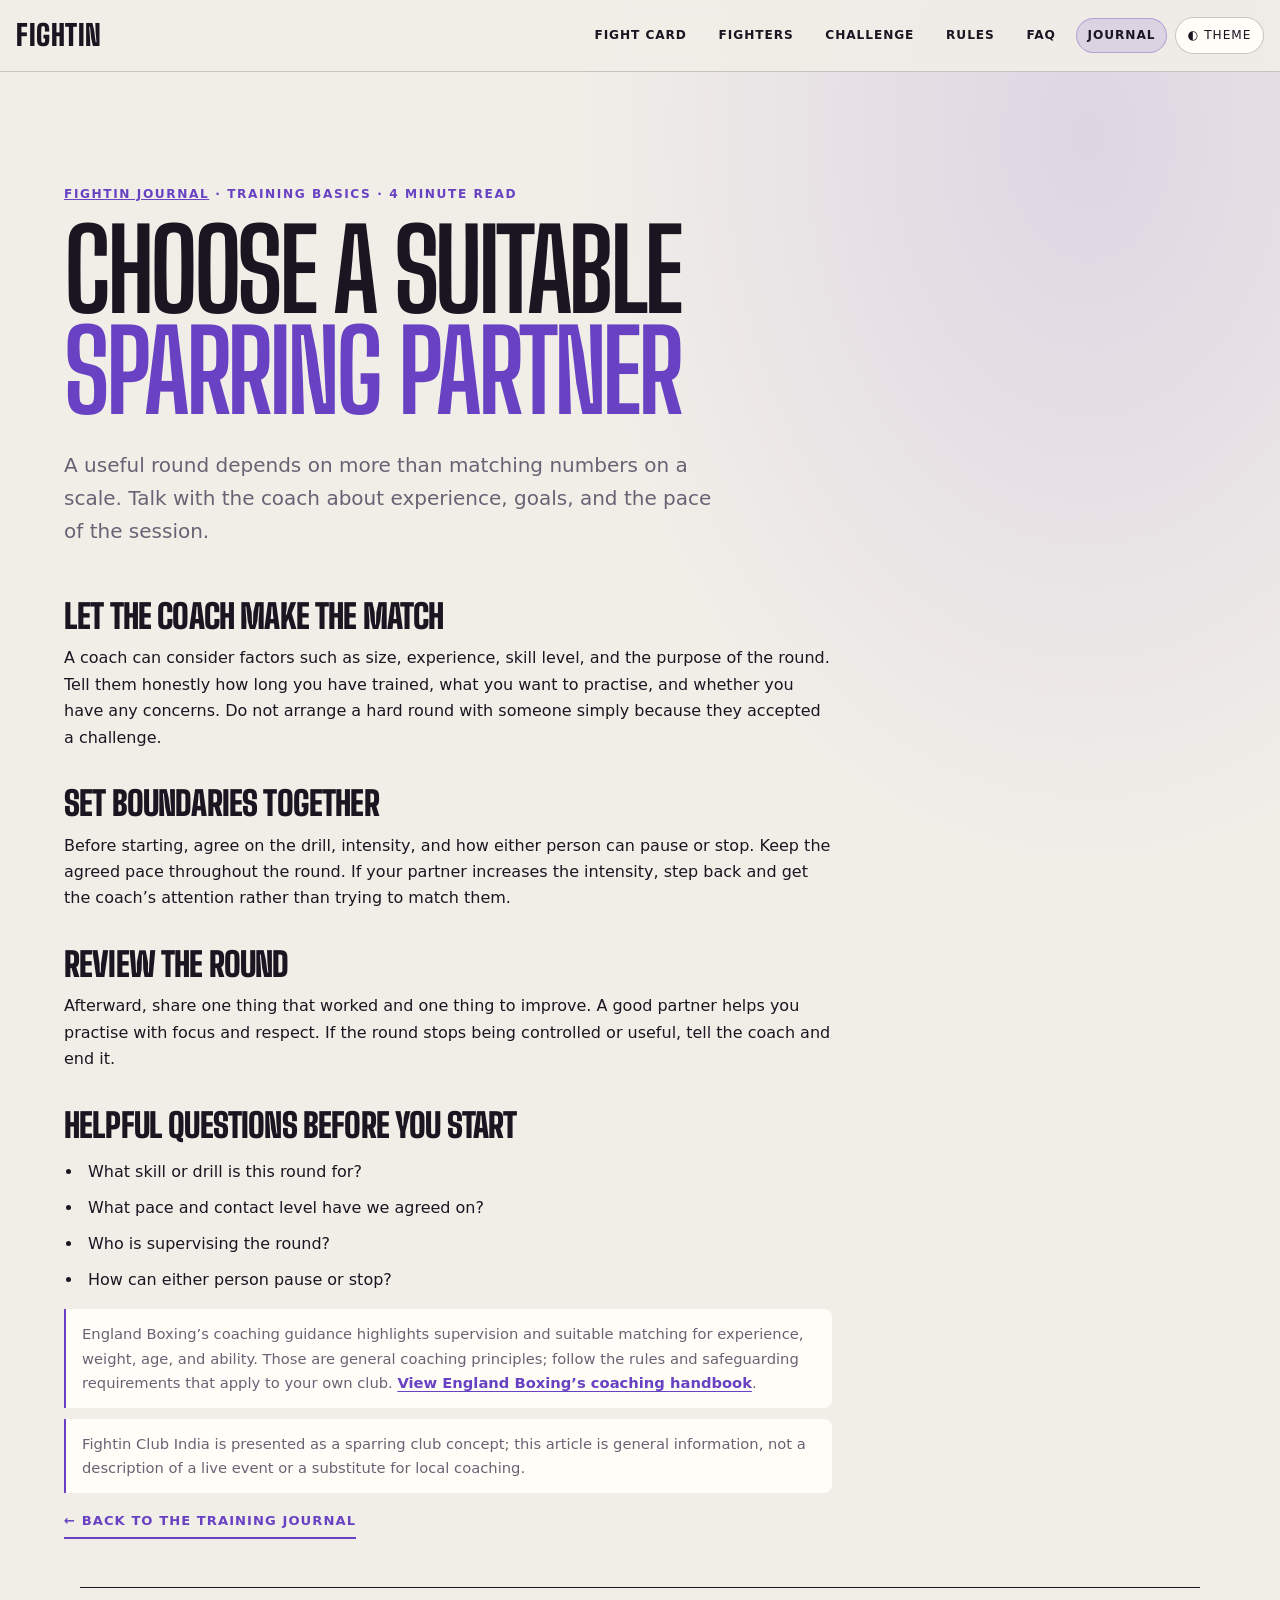
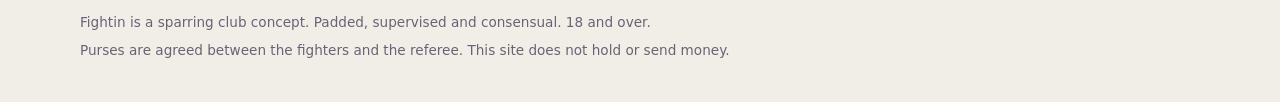
<file: choosing-a-boxing-sparring-partner.html>
<!doctype html>
<html lang="en">
<head>
<meta charset="utf-8"><meta name="viewport" content="width=device-width, initial-scale=1, viewport-fit=cover">
<title>Choosing a Boxing Sparring Partner | Fightin Club India</title>
<meta name="description" content="Learn how a coach can match boxing sparring partners and what to discuss about experience, goals, pace, and boundaries before a round.">
<link rel="canonical" href="https://fightin.in/choosing-a-boxing-sparring-partner.html">
<meta property="og:type" content="article"><meta property="og:url" content="https://fightin.in/choosing-a-boxing-sparring-partner.html"><meta property="og:title" content="Choosing a Boxing Sparring Partner"><meta property="og:description" content="Discuss experience, goals, pace, and boundaries with your coach and partner before sparring.">
<meta name="twitter:card" content="summary"><meta name="twitter:title" content="Choosing a Boxing Sparring Partner"><meta name="twitter:description" content="A practical guide to suitable boxing sparring partner matching and communication.">
<link rel="preconnect" href="https://fonts.googleapis.com"><link rel="preconnect" href="https://fonts.gstatic.com" crossorigin><link rel="stylesheet" href="https://fonts.googleapis.com/css2?family=Big+Shoulders+Display:wght@700;900&amp;family=Special+Elite&amp;display=swap"><link rel="stylesheet" href="styles.css">
</head>
<body data-page="blog">
<nav class="nav" aria-label="Main"><a class="brand" href="/">Fightin</a><a data-page="fights" href="fights.html">Fight card</a><a data-page="fighters" href="fighters.html">Fighters</a><a data-page="challenge" href="challenge.html">Challenge</a><a data-page="rules" href="rules.html">Rules</a><a data-page="faq" href="faq.html">FAQ</a><a data-page="blog" href="blog.html">Journal</a></nav>
<main class="journal article-page">
  <header class="journal-head"><p class="journal-kicker"><a href="blog.html">Fightin Journal</a> · Training basics · 4 minute read</p><h1>Choose a suitable <span>sparring partner</span></h1><p class="journal-intro">A useful round depends on more than matching numbers on a scale. Talk with the coach about experience, goals, and the pace of the session.</p></header>
  <article class="article-content">
    <h2>Let the coach make the match</h2><p>A coach can consider factors such as size, experience, skill level, and the purpose of the round. Tell them honestly how long you have trained, what you want to practise, and whether you have any concerns. Do not arrange a hard round with someone simply because they accepted a challenge.</p>
    <h2>Set boundaries together</h2><p>Before starting, agree on the drill, intensity, and how either person can pause or stop. Keep the agreed pace throughout the round. If your partner increases the intensity, step back and get the coach’s attention rather than trying to match them.</p>
    <h2>Review the round</h2><p>Afterward, share one thing that worked and one thing to improve. A good partner helps you practise with focus and respect. If the round stops being controlled or useful, tell the coach and end it.</p>
    <h2>Helpful questions before you start</h2><ul class="journal-bullets"><li>What skill or drill is this round for?</li><li>What pace and contact level have we agreed on?</li><li>Who is supervising the round?</li><li>How can either person pause or stop?</li></ul>
    <p class="article-note">England Boxing’s coaching guidance highlights supervision and suitable matching for experience, weight, age, and ability. Those are general coaching principles; follow the rules and safeguarding requirements that apply to your own club. <a href="https://www.englandboxing.org/wp-content/uploads/2022/03/Level-2-Coaching-Handbook-compressed.pdf" rel="noopener noreferrer">View England Boxing’s coaching handbook</a>.</p>
    <p class="article-note">Fightin Club India is presented as a sparring club concept; this article is general information, not a description of a live event or a substitute for local coaching.</p>
    <a class="journal-link" href="blog.html">← Back to the training journal</a>
  </article>
</main>
<footer><span>Fightin is a sparring club concept. Padded, supervised and consensual. 18 and over.</span><span>Purses are agreed between the fighters and the referee. This site does not hold or send money.</span></footer><script src="app.js"></script>
</body></html>
</file>
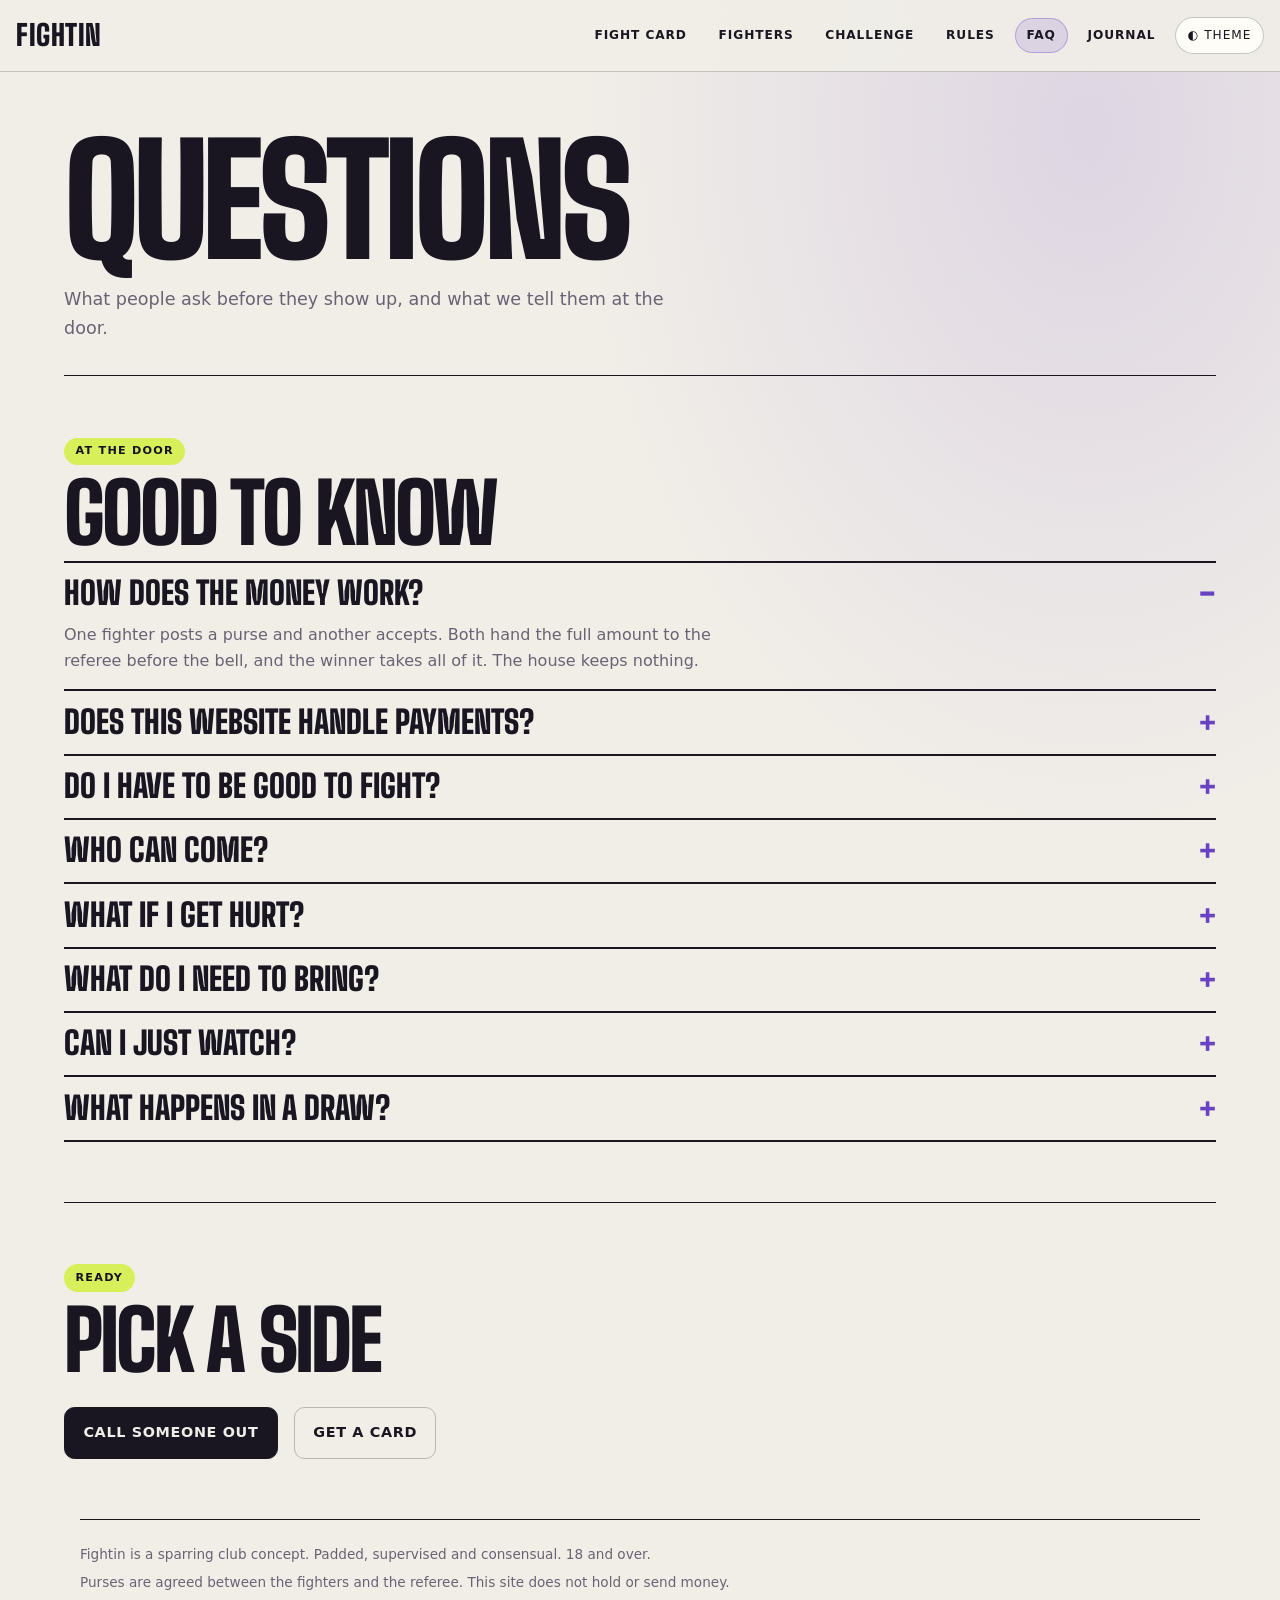
<file: faq.html>
<!doctype html>
<html lang="en">
<head>
<meta charset="utf-8">
<meta name="viewport" content="width=device-width, initial-scale=1, viewport-fit=cover">
<title>Fightin Club India FAQ</title>
<meta name="description" content="Find answers about Fightin Club India's fictional sparring club concept, including purses, payments, safety, gear, membership, guests, and draws. 18+.">
<link rel="canonical" href="https://fightin.in/faq.html">
<meta property="og:type" content="website">
<meta property="og:url" content="https://fightin.in/faq.html">
<meta property="og:title" content="Fightin Club India FAQ">
<meta property="og:description" content="Find answers about Fightin Club India's fictional sparring club concept, including purses, payments, safety, gear, membership, guests, and draws. 18+.">
<meta name="twitter:card" content="summary">
<meta name="twitter:title" content="Fightin Club India FAQ">
<meta name="twitter:description" content="Find answers about Fightin Club India's fictional sparring club concept, including purses, payments, safety, gear, membership, guests, and draws. 18+.">
<link rel="preconnect" href="https://fonts.googleapis.com">
<link rel="preconnect" href="https://fonts.gstatic.com" crossorigin>
<link rel="stylesheet" href="https://fonts.googleapis.com/css2?family=Big+Shoulders+Display:wght@700;900&family=Special+Elite&display=swap">
<link rel="stylesheet" href="styles.css">
</head>
<body data-page="faq">
<nav class="nav" aria-label="Main">
  <a class="brand" href="/">Fightin</a>
  <a data-page="fights" href="fights.html">Fight card</a>
  <a data-page="fighters" href="fighters.html">Fighters</a>
  <a data-page="challenge" href="challenge.html">Challenge</a>
  <a data-page="rules" href="rules.html">Rules</a>
  <a data-page="faq" href="faq.html">FAQ</a>
  <a data-page="blog" href="blog.html">Journal</a>
</nav>

<main>
  <header class="page-head">
    <h1>Questions</h1>
    <p>What people ask before they show up, and what we tell them at the door.</p>
  </header>

  <section id="faq-list">
    <p class="tag">At the door</p>
    <h2>Good to know</h2>
    <div class="faq">
      <details open>
        <summary>How does the money work?</summary>
        <p>One fighter posts a purse and another accepts. Both hand the full amount to the referee before the bell, and the winner takes all of it. The house keeps nothing.</p>
      </details>
      <details>
        <summary>Does this website handle payments?</summary>
        <p>No. The site shows challenges and results. Money is handed over in person to the referee, and it is paid out the same way.</p>
      </details>
      <details>
        <summary>Do I have to be good to fight?</summary>
        <p>No. You are matched by weight and by experience, and the referee will not put a first-timer against someone with ten wins.</p>
      </details>
      <details>
        <summary>Who can come?</summary>
        <p>Anyone aged 18 or over with a membership card. Walk-ins are turned away at the door, so make your card first.</p>
      </details>
      <details>
        <summary>What if I get hurt?</summary>
        <p>A doctor is ringside all night. A tap ends any fight, and the referee or doctor can stop it at any time.</p>
      </details>
      <details>
        <summary>What do I need to bring?</summary>
        <p>A mouth guard, hand wraps, gloves and water. Headgear is provided if you forget yours.</p>
      </details>
      <details>
        <summary>Can I just watch?</summary>
        <p>Yes. Members can bring one guest to the edge of the ring. Guests do not fight and do not hold the purse.</p>
      </details>
      <details>
        <summary>What happens in a draw?</summary>
        <p>Each fighter gets their own purse back, and the two of you can schedule a rematch.</p>
      </details>
    </div>
  </section>

  <section id="more">
    <p class="tag">Ready</p>
    <h2>Pick a side</h2>
    <div class="cta-row">
      <a class="cta" href="challenge.html">Call someone out</a>
      <a class="cta ghost" href="index.html#join">Get a card</a>
    </div>
  </section>
</main>

<footer>
  <span>Fightin is a sparring club concept. Padded, supervised and consensual. 18 and over.</span>
  <span>Purses are agreed between the fighters and the referee. This site does not hold or send money.</span>
</footer>
<script src="app.js"></script>
</body>
</html>
</file>
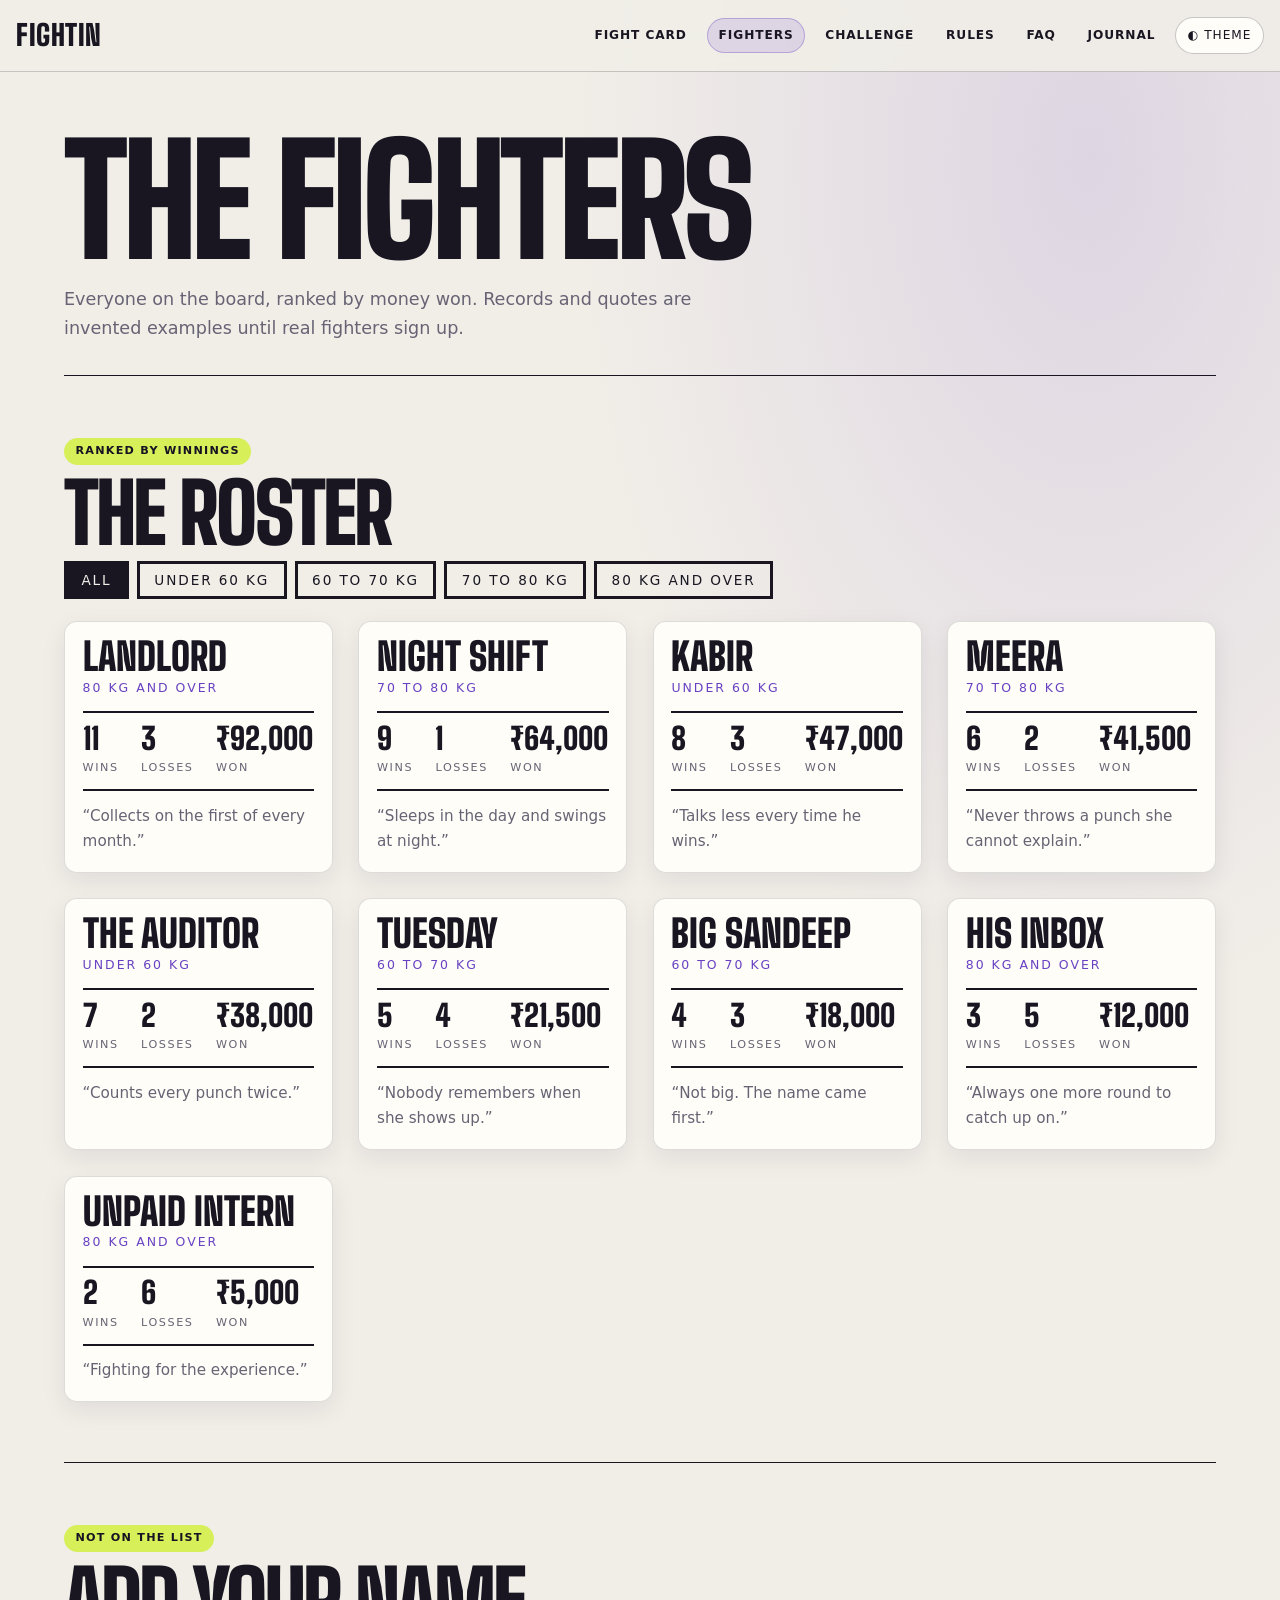
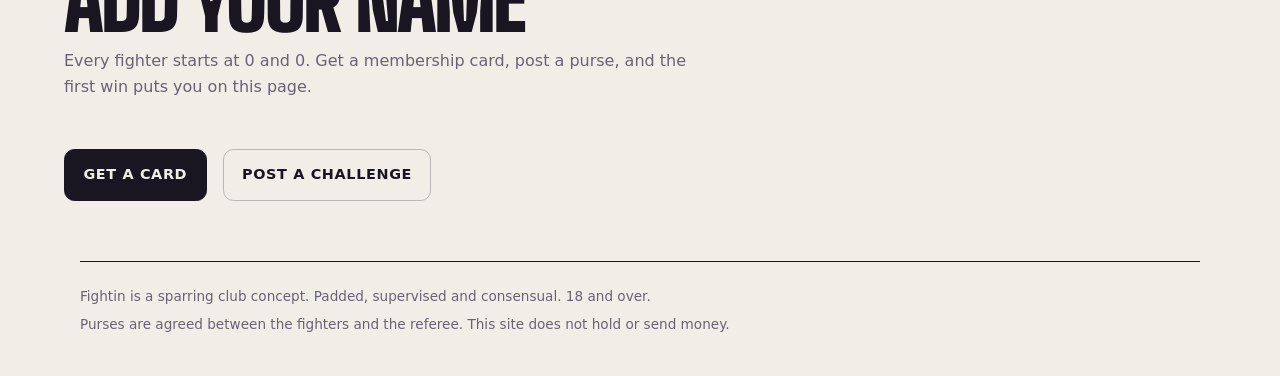
<file: fighters.html>
<!doctype html>
<html lang="en">
<head>
<meta charset="utf-8">
<meta name="viewport" content="width=device-width, initial-scale=1, viewport-fit=cover">
<title>Fightin Club India Roster</title>
<meta name="description" content="Browse Fightin Club India's fictional fighter roster, records, winnings, and weight classes. Filter the sample profiles by class and learn how to join the club concept.">
<link rel="canonical" href="https://fightin.in/fighters.html">
<meta property="og:type" content="website">
<meta property="og:url" content="https://fightin.in/fighters.html">
<meta property="og:title" content="Fightin Club India Roster">
<meta property="og:description" content="Browse Fightin Club India's fictional fighter roster, records, winnings, and weight classes. Filter the sample profiles by class and learn how to join the club concept.">
<meta name="twitter:card" content="summary">
<meta name="twitter:title" content="Fightin Club India Roster">
<meta name="twitter:description" content="Browse Fightin Club India's fictional fighter roster, records, winnings, and weight classes. Filter the sample profiles by class and learn how to join the club concept.">
<link rel="preconnect" href="https://fonts.googleapis.com">
<link rel="preconnect" href="https://fonts.gstatic.com" crossorigin>
<link rel="stylesheet" href="https://fonts.googleapis.com/css2?family=Big+Shoulders+Display:wght@700;900&family=Special+Elite&display=swap">
<link rel="stylesheet" href="styles.css">
</head>
<body data-page="fighters">
<nav class="nav" aria-label="Main">
  <a class="brand" href="/">Fightin</a>
  <a data-page="fights" href="fights.html">Fight card</a>
  <a data-page="fighters" href="fighters.html">Fighters</a>
  <a data-page="challenge" href="challenge.html">Challenge</a>
  <a data-page="rules" href="rules.html">Rules</a>
  <a data-page="faq" href="faq.html">FAQ</a>
  <a data-page="blog" href="blog.html">Journal</a>
</nav>

<main>
  <header class="page-head">
    <h1>The fighters</h1>
    <p>Everyone on the board, ranked by money won. Records and quotes are invented examples until real fighters sign up.</p>
  </header>

  <section id="roster-section">
    <p class="tag">Ranked by winnings</p>
    <h2>The roster</h2>
    <div class="tabs" id="filters" role="group" aria-label="Filter by weight class">
      <button type="button" data-cls="All" aria-pressed="true">All</button>
      <button type="button" data-cls="Under 60 kg" aria-pressed="false">Under 60 kg</button>
      <button type="button" data-cls="60 to 70 kg" aria-pressed="false">60 to 70 kg</button>
      <button type="button" data-cls="70 to 80 kg" aria-pressed="false">70 to 80 kg</button>
      <button type="button" data-cls="80 kg and over" aria-pressed="false">80 kg and over</button>
    </div>
    <ol class="roster" id="roster"></ol>
  </section>

  <section id="join-us">
    <p class="tag">Not on the list</p>
    <h2>Add your name</h2>
    <p class="lede">Every fighter starts at 0 and 0. Get a membership card, post a purse, and the first win puts you on this page.</p>
    <div class="cta-row">
      <a class="cta" href="index.html#join">Get a card</a>
      <a class="cta ghost" href="challenge.html">Post a challenge</a>
    </div>
  </section>
</main>

<footer>
  <span>Fightin is a sparring club concept. Padded, supervised and consensual. 18 and over.</span>
  <span>Purses are agreed between the fighters and the referee. This site does not hold or send money.</span>
</footer>
<script src="app.js"></script>
</body>
</html>
</file>
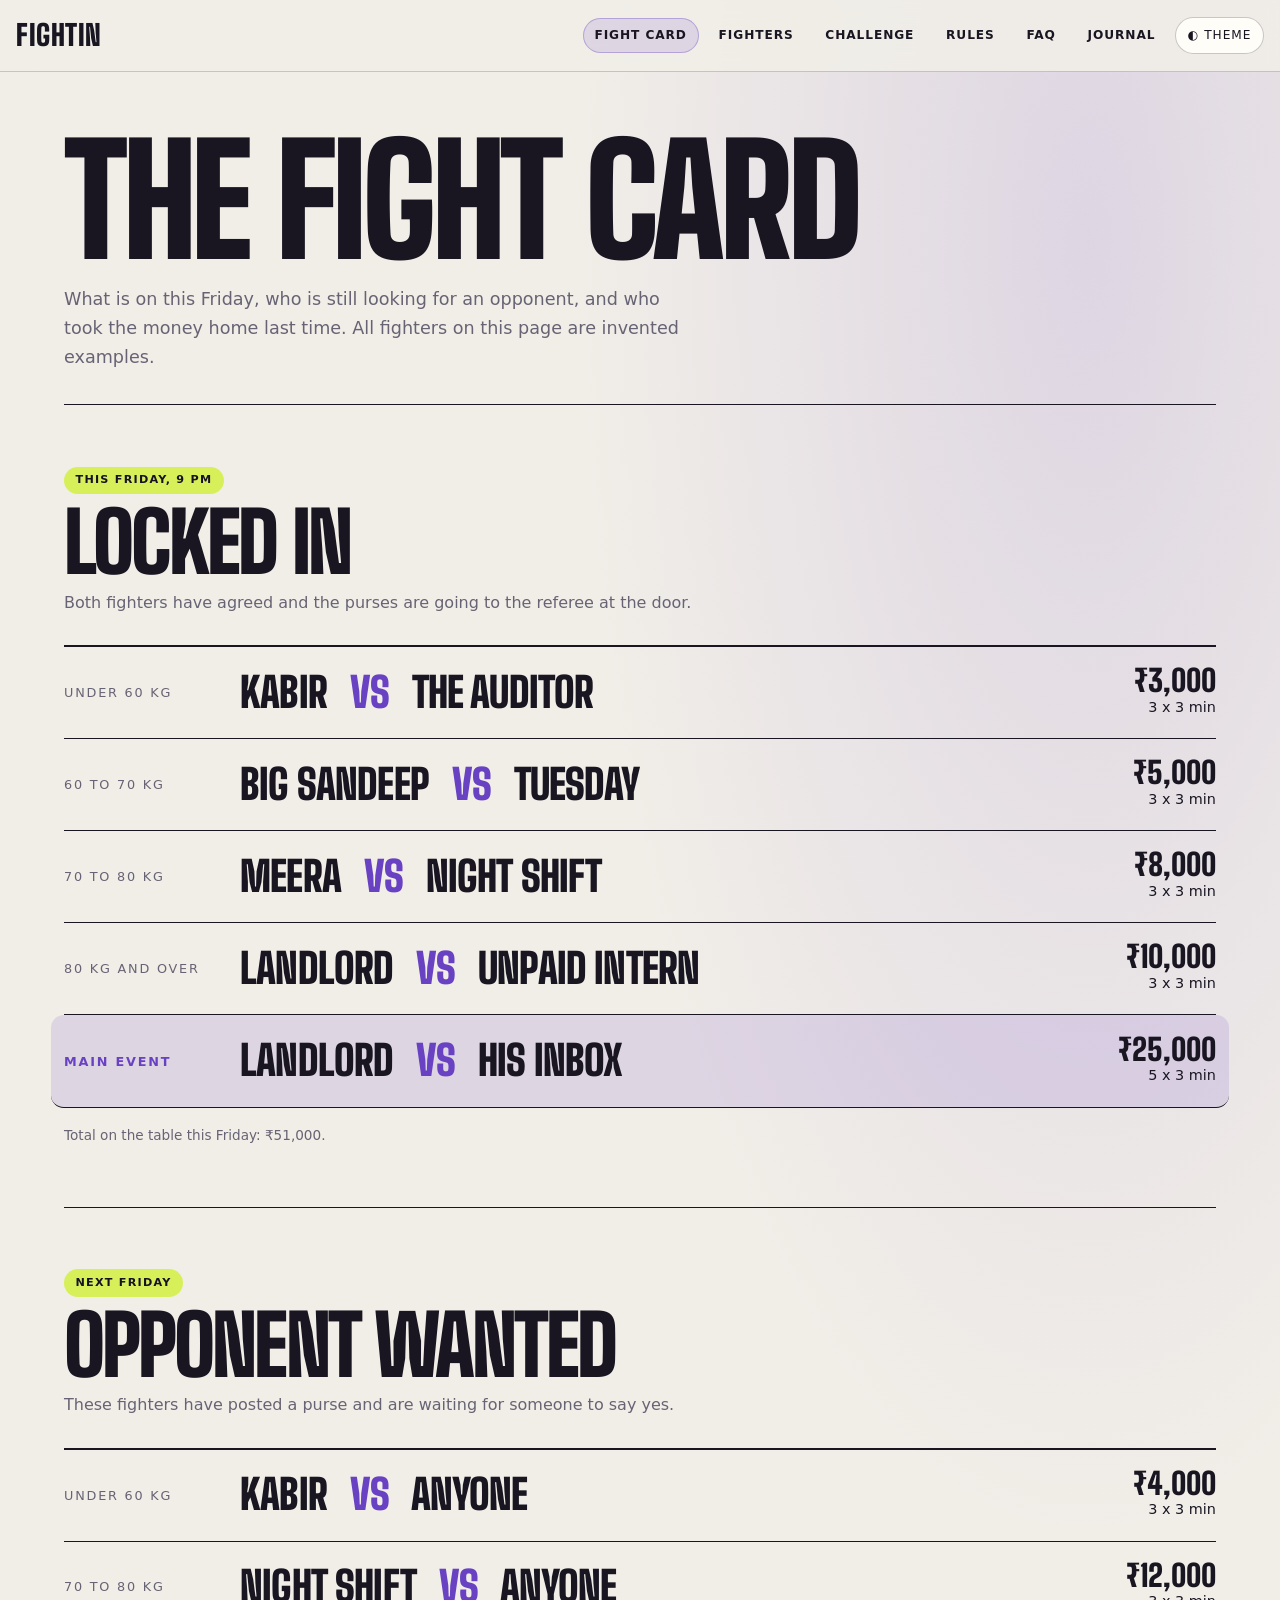
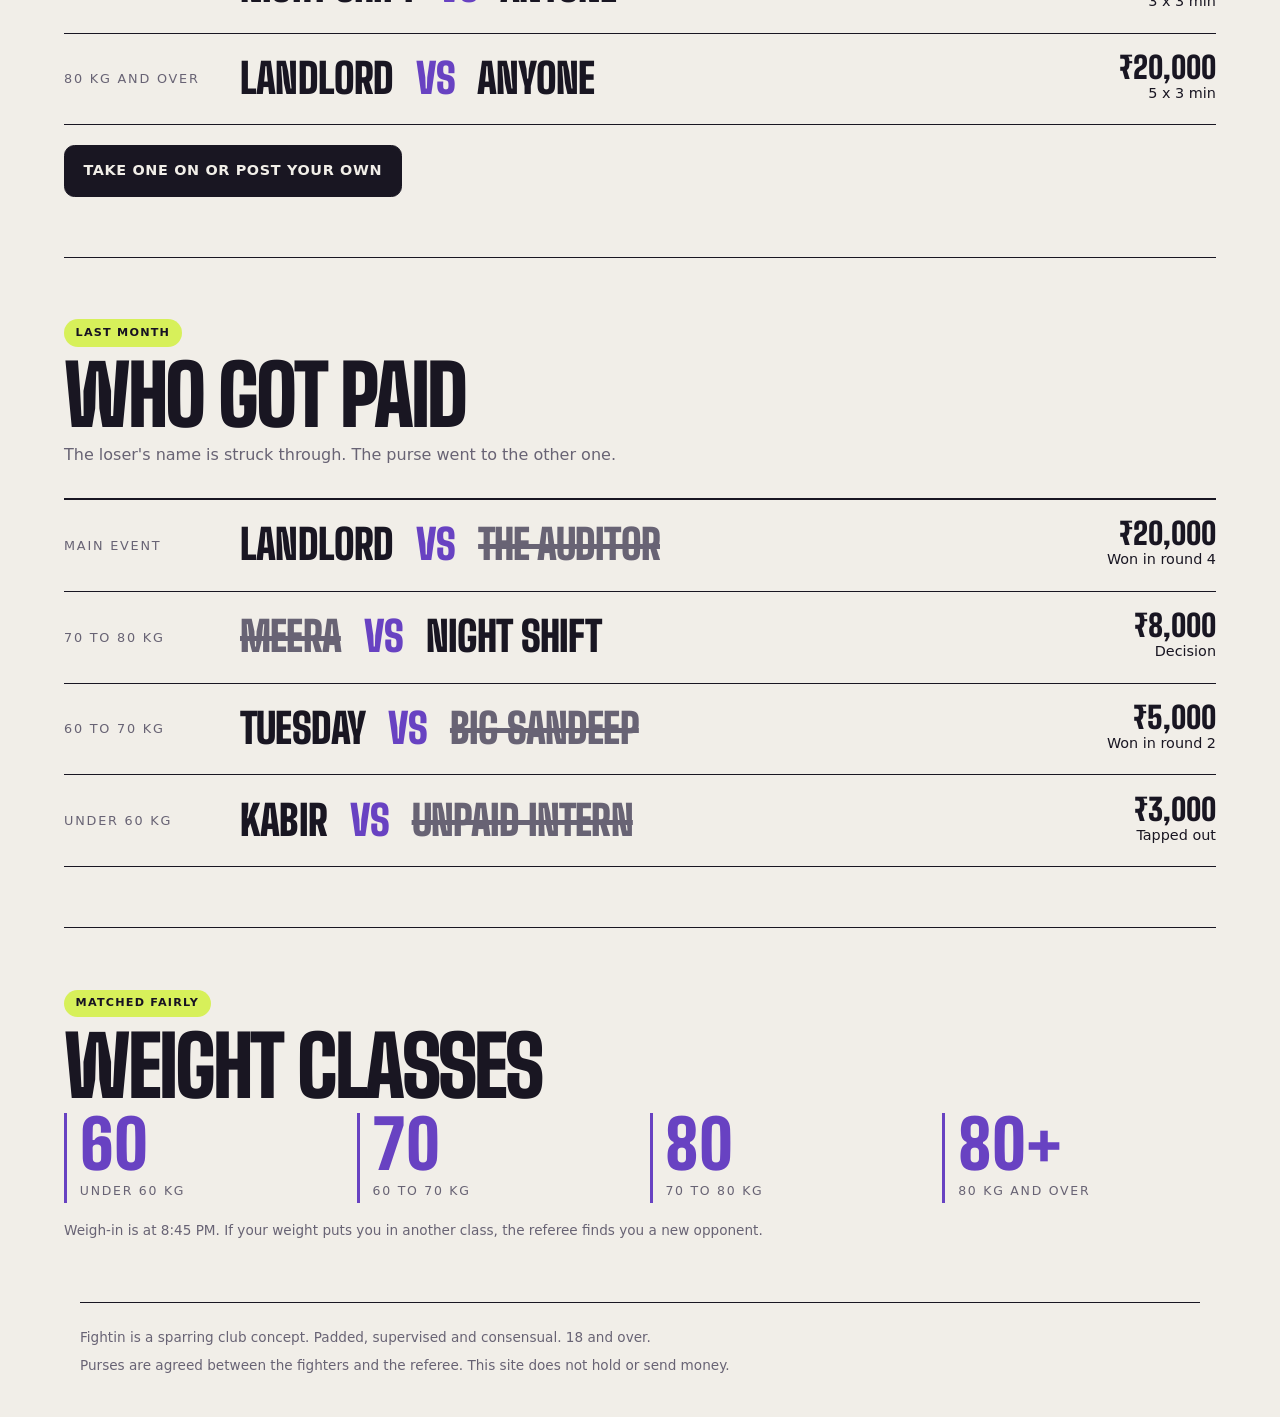
<file: fights.html>
<!doctype html>
<html lang="en">
<head>
<meta charset="utf-8">
<meta name="viewport" content="width=device-width, initial-scale=1, viewport-fit=cover">
<title>Fightin Club India Fight Card</title>
<meta name="description" content="See Fightin Club India's sample Friday fight card, open challenges, past results, and weight classes. Fictional sparring club examples; no payments are handled here.">
<link rel="canonical" href="https://fightin.in/fights.html">
<meta property="og:type" content="website">
<meta property="og:url" content="https://fightin.in/fights.html">
<meta property="og:title" content="Fightin Club India Fight Card">
<meta property="og:description" content="See Fightin Club India's sample Friday fight card, open challenges, past results, and weight classes. Fictional sparring club examples; no payments are handled here.">
<meta name="twitter:card" content="summary">
<meta name="twitter:title" content="Fightin Club India Fight Card">
<meta name="twitter:description" content="See Fightin Club India's sample Friday fight card, open challenges, past results, and weight classes. Fictional sparring club examples; no payments are handled here.">
<link rel="preconnect" href="https://fonts.googleapis.com">
<link rel="preconnect" href="https://fonts.gstatic.com" crossorigin>
<link rel="stylesheet" href="https://fonts.googleapis.com/css2?family=Big+Shoulders+Display:wght@700;900&family=Special+Elite&display=swap">
<link rel="stylesheet" href="styles.css">
</head>
<body data-page="fights">
<nav class="nav" aria-label="Main">
  <a class="brand" href="/">Fightin</a>
  <a data-page="fights" href="fights.html">Fight card</a>
  <a data-page="fighters" href="fighters.html">Fighters</a>
  <a data-page="challenge" href="challenge.html">Challenge</a>
  <a data-page="rules" href="rules.html">Rules</a>
  <a data-page="faq" href="faq.html">FAQ</a>
  <a data-page="blog" href="blog.html">Journal</a>
</nav>

<main>
  <header class="page-head">
    <h1>The fight card</h1>
    <p>What is on this Friday, who is still looking for an opponent, and who took the money home last time. All fighters on this page are invented examples.</p>
  </header>

  <section id="friday">
    <p class="tag">This Friday, 9 PM</p>
    <h2>Locked in</h2>
    <p class="lede">Both fighters have agreed and the purses are going to the referee at the door.</p>
    <ol class="bouts">
      <li class="bout"><span class="cls">Under 60 kg</span><span class="vs">Kabir <em>vs</em> The Auditor</span><span class="meta"><b>₹3,000</b>3 x 3 min</span></li>
      <li class="bout"><span class="cls">60 to 70 kg</span><span class="vs">Big Sandeep <em>vs</em> Tuesday</span><span class="meta"><b>₹5,000</b>3 x 3 min</span></li>
      <li class="bout"><span class="cls">70 to 80 kg</span><span class="vs">Meera <em>vs</em> Night Shift</span><span class="meta"><b>₹8,000</b>3 x 3 min</span></li>
      <li class="bout"><span class="cls">80 kg and over</span><span class="vs">Landlord <em>vs</em> Unpaid Intern</span><span class="meta"><b>₹10,000</b>3 x 3 min</span></li>
      <li class="bout main"><span class="cls">Main event</span><span class="vs">Landlord <em>vs</em> His Inbox</span><span class="meta"><b>₹25,000</b>5 x 3 min</span></li>
    </ol>
    <p class="fine">Total on the table this Friday: ₹51,000.</p>
  </section>

  <section id="open">
    <p class="tag">Next Friday</p>
    <h2>Opponent wanted</h2>
    <p class="lede">These fighters have posted a purse and are waiting for someone to say yes.</p>
    <ol class="bouts">
      <li class="bout"><span class="cls">Under 60 kg</span><span class="vs">Kabir <em>vs</em> Anyone</span><span class="meta"><b>₹4,000</b>3 x 3 min</span></li>
      <li class="bout"><span class="cls">70 to 80 kg</span><span class="vs">Night Shift <em>vs</em> Anyone</span><span class="meta"><b>₹12,000</b>3 x 3 min</span></li>
      <li class="bout"><span class="cls">80 kg and over</span><span class="vs">Landlord <em>vs</em> Anyone</span><span class="meta"><b>₹20,000</b>5 x 3 min</span></li>
    </ol>
    <a class="cta" href="challenge.html">Take one on or post your own</a>
  </section>

  <section id="results">
    <p class="tag">Last month</p>
    <h2>Who got paid</h2>
    <p class="lede">The loser's name is struck through. The purse went to the other one.</p>
    <ol class="bouts">
      <li class="bout"><span class="cls">Main event</span><span class="vs">Landlord <em>vs</em> <span class="lose">The Auditor</span></span><span class="meta"><b>₹20,000</b>Won in round 4</span></li>
      <li class="bout"><span class="cls">70 to 80 kg</span><span class="vs"><span class="lose">Meera</span> <em>vs</em> Night Shift</span><span class="meta"><b>₹8,000</b>Decision</span></li>
      <li class="bout"><span class="cls">60 to 70 kg</span><span class="vs">Tuesday <em>vs</em> <span class="lose">Big Sandeep</span></span><span class="meta"><b>₹5,000</b>Won in round 2</span></li>
      <li class="bout"><span class="cls">Under 60 kg</span><span class="vs">Kabir <em>vs</em> <span class="lose">Unpaid Intern</span></span><span class="meta"><b>₹3,000</b>Tapped out</span></li>
    </ol>
  </section>

  <section id="classes">
    <p class="tag">Matched fairly</p>
    <h2>Weight classes</h2>
    <div class="facts">
      <div class="fact"><b>60</b><span>Under 60 kg</span></div>
      <div class="fact"><b>70</b><span>60 to 70 kg</span></div>
      <div class="fact"><b>80</b><span>70 to 80 kg</span></div>
      <div class="fact"><b>80+</b><span>80 kg and over</span></div>
    </div>
    <p class="fine">Weigh-in is at 8:45 PM. If your weight puts you in another class, the referee finds you a new opponent.</p>
  </section>
</main>

<footer>
  <span>Fightin is a sparring club concept. Padded, supervised and consensual. 18 and over.</span>
  <span>Purses are agreed between the fighters and the referee. This site does not hold or send money.</span>
</footer>
<script src="app.js"></script>
</body>
</html>
</file>
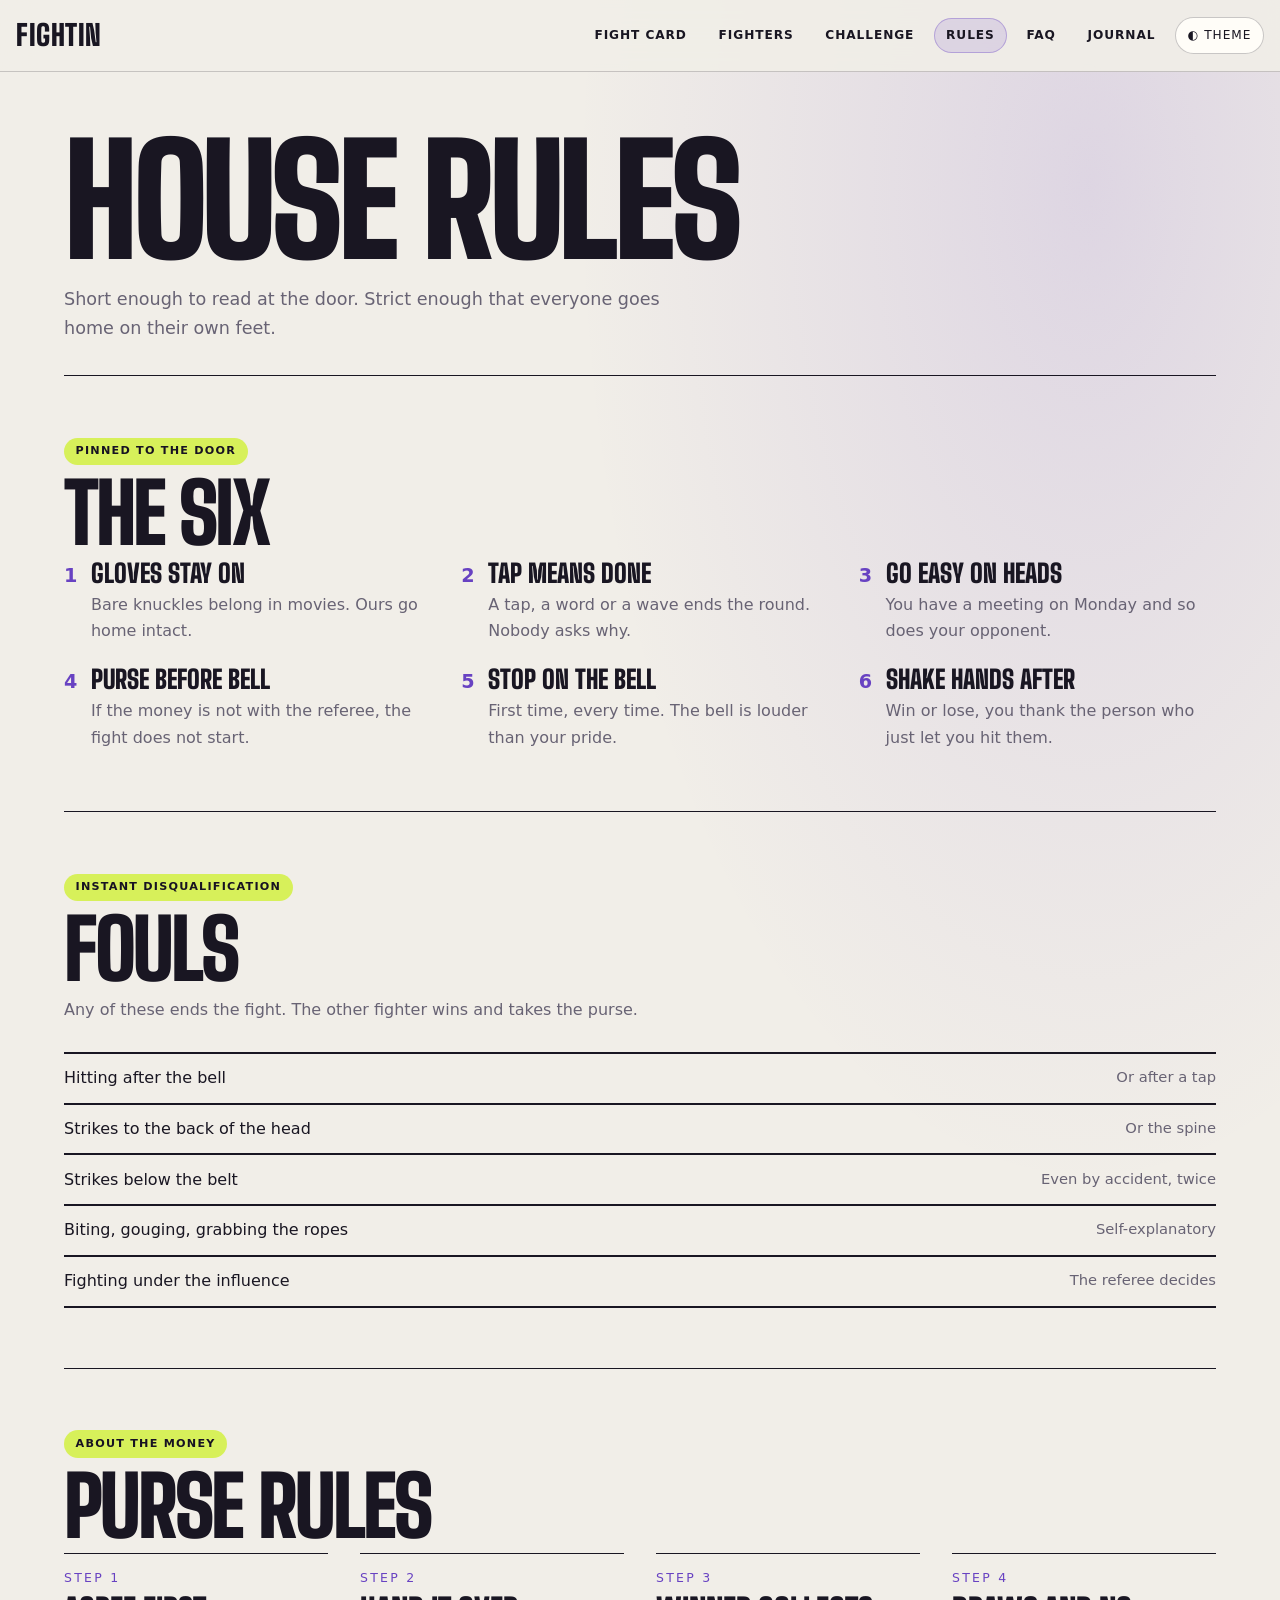
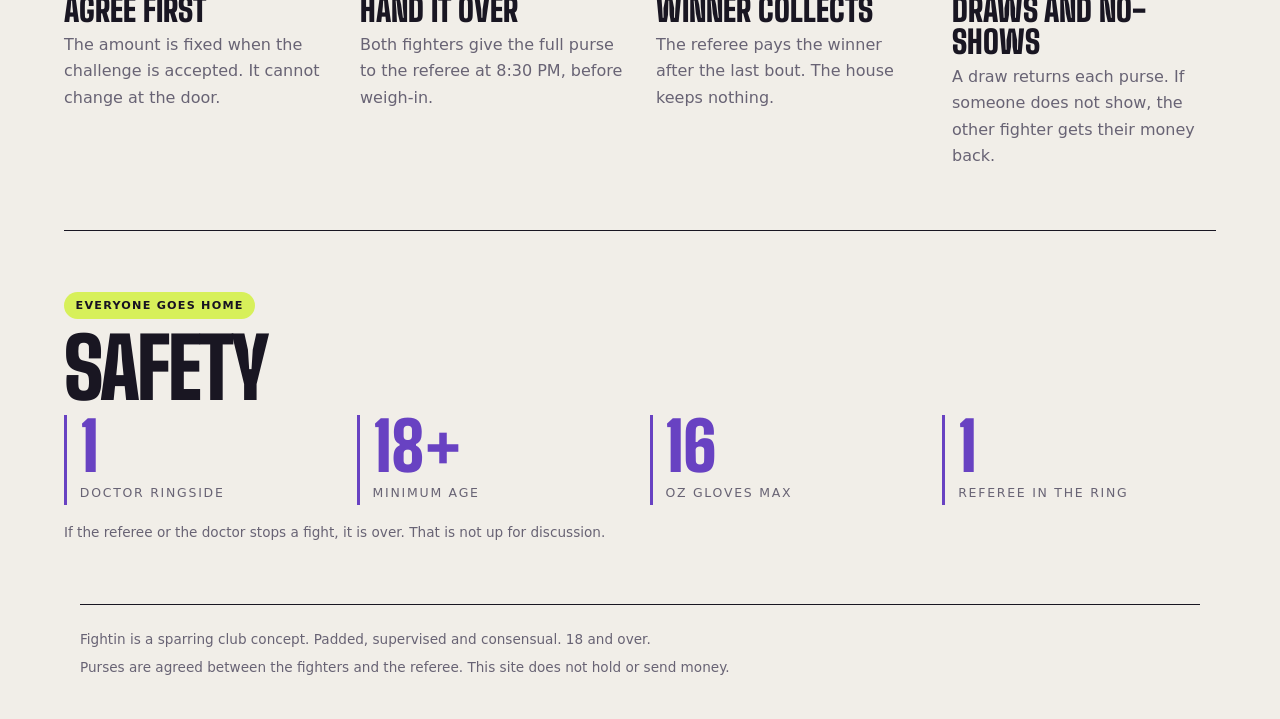
<file: rules.html>
<!doctype html>
<html lang="en">
<head>
<meta charset="utf-8">
<meta name="viewport" content="width=device-width, initial-scale=1, viewport-fit=cover">
<title>Fightin Club India House Rules</title>
<meta name="description" content="Read Fightin Club India's fictional sparring club rules for equipment, fouls, purses, draws, and safety. The concept is for adults 18 and over.">
<link rel="canonical" href="https://fightin.in/rules.html">
<meta property="og:type" content="website">
<meta property="og:url" content="https://fightin.in/rules.html">
<meta property="og:title" content="Fightin Club India House Rules">
<meta property="og:description" content="Read Fightin Club India's fictional sparring club rules for equipment, fouls, purses, draws, and safety. The concept is for adults 18 and over.">
<meta name="twitter:card" content="summary">
<meta name="twitter:title" content="Fightin Club India House Rules">
<meta name="twitter:description" content="Read Fightin Club India's fictional sparring club rules for equipment, fouls, purses, draws, and safety. The concept is for adults 18 and over.">
<link rel="preconnect" href="https://fonts.googleapis.com">
<link rel="preconnect" href="https://fonts.gstatic.com" crossorigin>
<link rel="stylesheet" href="https://fonts.googleapis.com/css2?family=Big+Shoulders+Display:wght@700;900&family=Special+Elite&display=swap">
<link rel="stylesheet" href="styles.css">
</head>
<body data-page="rules">
<nav class="nav" aria-label="Main">
  <a class="brand" href="/">Fightin</a>
  <a data-page="fights" href="fights.html">Fight card</a>
  <a data-page="fighters" href="fighters.html">Fighters</a>
  <a data-page="challenge" href="challenge.html">Challenge</a>
  <a data-page="rules" href="rules.html">Rules</a>
  <a data-page="faq" href="faq.html">FAQ</a>
  <a data-page="blog" href="blog.html">Journal</a>
</nav>

<main>
  <header class="page-head">
    <h1>House rules</h1>
    <p>Short enough to read at the door. Strict enough that everyone goes home on their own feet.</p>
  </header>

  <section id="core">
    <p class="tag">Pinned to the door</p>
    <h2>The six</h2>
    <ol class="rules">
      <li><h3>Gloves stay on</h3><p>Bare knuckles belong in movies. Ours go home intact.</p></li>
      <li><h3>Tap means done</h3><p>A tap, a word or a wave ends the round. Nobody asks why.</p></li>
      <li><h3>Go easy on heads</h3><p>You have a meeting on Monday and so does your opponent.</p></li>
      <li><h3>Purse before bell</h3><p>If the money is not with the referee, the fight does not start.</p></li>
      <li><h3>Stop on the bell</h3><p>First time, every time. The bell is louder than your pride.</p></li>
      <li><h3>Shake hands after</h3><p>Win or lose, you thank the person who just let you hit them.</p></li>
    </ol>
  </section>

  <section id="fouls">
    <p class="tag">Instant disqualification</p>
    <h2>Fouls</h2>
    <p class="lede">Any of these ends the fight. The other fighter wins and takes the purse.</p>
    <ul class="gear">
      <li><span>Hitting after the bell</span><span>Or after a tap</span></li>
      <li><span>Strikes to the back of the head</span><span>Or the spine</span></li>
      <li><span>Strikes below the belt</span><span>Even by accident, twice</span></li>
      <li><span>Biting, gouging, grabbing the ropes</span><span>Self-explanatory</span></li>
      <li><span>Fighting under the influence</span><span>The referee decides</span></li>
    </ul>
  </section>

  <section id="purse">
    <p class="tag">About the money</p>
    <h2>Purse rules</h2>
    <ol class="steps">
      <li><h3>Agree first</h3><p>The amount is fixed when the challenge is accepted. It cannot change at the door.</p></li>
      <li><h3>Hand it over</h3><p>Both fighters give the full purse to the referee at 8:30 PM, before weigh-in.</p></li>
      <li><h3>Winner collects</h3><p>The referee pays the winner after the last bout. The house keeps nothing.</p></li>
      <li><h3>Draws and no-shows</h3><p>A draw returns each purse. If someone does not show, the other fighter gets their money back.</p></li>
    </ol>
  </section>

  <section id="safety">
    <p class="tag">Everyone goes home</p>
    <h2>Safety</h2>
    <div class="facts">
      <div class="fact"><b>1</b><span>Doctor ringside</span></div>
      <div class="fact"><b>18+</b><span>Minimum age</span></div>
      <div class="fact"><b>16</b><span>Oz gloves max</span></div>
      <div class="fact"><b>1</b><span>Referee in the ring</span></div>
    </div>
    <p class="fine">If the referee or the doctor stops a fight, it is over. That is not up for discussion.</p>
  </section>
</main>

<footer>
  <span>Fightin is a sparring club concept. Padded, supervised and consensual. 18 and over.</span>
  <span>Purses are agreed between the fighters and the referee. This site does not hold or send money.</span>
</footer>
<script src="app.js"></script>
</body>
</html>
</file>
<file: styles.css>
/* Fightin shared theme: photocopied basement flyer. Bruise purple ink on dirty paper, a taped-on yellow accent, big condensed type over typewriter body text. */
:root {
  --paper: #f1eee8;
  --paper-2: #fffdf8;
  --ink: #191622;
  --ink-soft: #686374;
  --bruise: #6842c2;
  --bruise-wash: rgba(104, 66, 194, 0.14);
  --yellow: #d7f05a;
  --on-bruise: #fff;
  --on-ink: #f1eee8;
  --display: "Big Shoulders Display", "Arial Narrow", Impact, sans-serif;
  --type: "Special Elite", "Courier New", Courier, monospace;
  --gutter: 1rem;
  padding-block: env(safe-area-inset-top, 0px) env(safe-area-inset-bottom, 0px);
}
@media (prefers-color-scheme: dark) {
  :root:not([data-theme="light"]) {
    --paper: #111018; --paper-2: #1d1a28; --ink: #f3efff; --ink-soft: #b2acc1;
    --bruise: #b79aff; --bruise-wash: rgba(183, 154, 255, 0.18); --yellow: #d7f05a; --on-bruise: #171222; --on-ink: #111018;
    color-scheme: dark;
  }
}
:root[data-theme="dark"] {
  --paper: #111018; --paper-2: #1d1a28; --ink: #f3efff; --ink-soft: #b2acc1;
  --bruise: #b79aff; --bruise-wash: rgba(183, 154, 255, 0.18); --yellow: #d7f05a; --on-bruise: #171222; --on-ink: #111018;
  color-scheme: dark;
}

* { box-sizing: border-box; }
[hidden] { display: none !important; }
body {
  margin: 0;
  background: var(--paper);
  color: var(--ink);
  font-family: var(--type);
  font-size: 1.0625rem;
  line-height: 1.55;
  padding-inline: var(--gutter);
  padding-block: 0;
  overflow-x: hidden;
}
body::before {
  content: "";
  position: fixed; inset: 0; z-index: 0; pointer-events: none;
  opacity: 0.4; mix-blend-mode: multiply;
  background-image: url("data:image/svg+xml;utf8,<svg xmlns='http://www.w3.org/2000/svg' width='220' height='220'><filter id='n'><feTurbulence type='fractalNoise' baseFrequency='.85' numOctaves='2' stitchTiles='stitch'/><feColorMatrix values='0 0 0 0 0  0 0 0 0 0  0 0 0 0 0  0 0 0 .55 0'/></filter><rect width='100%' height='100%' filter='url(%23n)'/></svg>");
}
main { position: relative; z-index: 1; max-width: 70rem; margin-inline: auto; }
a { color: inherit; }
:focus-visible { outline: 3px solid var(--bruise); outline-offset: 3px; }

/* nav */
.nav {
  position: relative; z-index: 2; max-width: 70rem; margin-inline: auto;
  display: flex; flex-wrap: wrap; align-items: center; gap: 0.3rem 1.3rem;
  padding-block: 0.8rem; border-bottom: 3px solid var(--ink);
}
.nav .brand { font-family: var(--display); font-weight: 900; font-size: 1.9rem; letter-spacing: 0.05em; text-transform: uppercase; text-decoration: none; margin-right: auto; line-height: 1; }
.nav a:not(.brand) {
  text-decoration: none; font-size: 0.82rem; letter-spacing: 0.14em; text-transform: uppercase;
  padding-block: 0.2rem; border-bottom: 3px solid transparent;
}
.nav a:not(.brand):hover, .nav a[aria-current="page"] { border-bottom-color: var(--bruise); }

/* hero */
.hero { padding-block: clamp(2rem, 6vw, 4.5rem) 2.5rem; display: grid; gap: 1.75rem; }
.wordmark {
  font-family: var(--display); font-weight: 900; text-transform: uppercase;
  font-size: clamp(4.6rem, 23vw, 17.5rem); line-height: 0.82; letter-spacing: -0.01em;
  margin: 0; transform: rotate(-1.6deg); transform-origin: left bottom;
  text-shadow: 0.045em 0.03em 0 var(--bruise-wash), -0.02em 0 0 var(--bruise-wash);
}
.wordmark span { display: inline-block; }
.wordmark span:nth-child(3) { transform: translateY(0.03em) rotate(1.5deg); }
.wordmark span:nth-child(6) { transform: translateY(-0.02em) rotate(-2deg); }
.hero-row { display: grid; grid-template-columns: minmax(0, 1.2fr) minmax(0, 1fr); gap: 2rem; align-items: start; }
.hero-copy { margin: 0; max-width: 34rem; font-size: 1.15rem; }
.stamp {
  justify-self: start; border: 4px double var(--bruise); color: var(--bruise);
  font-family: var(--display); font-weight: 900; text-transform: uppercase;
  font-size: clamp(1.4rem, 4vw, 2.1rem); letter-spacing: 0.06em; line-height: 1;
  padding: 0.5rem 0.8rem; transform: rotate(-4deg); width: fit-content;
}

/* page header for inner pages */
.page-head { padding-block: clamp(2rem, 5vw, 3.5rem) 2rem; }
.page-head h1 {
  font-family: var(--display); font-weight: 900; text-transform: uppercase;
  font-size: clamp(3.4rem, 15vw, 9.5rem); line-height: 0.84; margin: 0 0 0.8rem;
  transform: rotate(-1.2deg); transform-origin: left bottom; text-wrap: balance;
  text-shadow: 0.045em 0.03em 0 var(--bruise-wash);
}
.page-head p { margin: 0; max-width: 40rem; color: var(--ink-soft); font-size: 1.1rem; }

/* countdown */
.clock { border: 3px solid var(--ink); background: var(--paper-2); padding: 1rem 1.1rem 1.15rem; position: relative; }
.clock::before {
  content: ""; position: absolute; top: -0.9rem; right: 1.2rem; width: 5rem; height: 1.6rem;
  background: var(--yellow); opacity: 0.8; transform: rotate(4deg);
}
.label { font-size: 0.78rem; letter-spacing: 0.16em; text-transform: uppercase; color: var(--ink-soft); margin: 0; }
.digits { display: flex; flex-wrap: wrap; gap: 0.25rem 1.1rem; margin: 0.4rem 0 0.2rem; font-variant-numeric: tabular-nums; }
.digits div { display: grid; }
.digits b { font-family: var(--display); font-weight: 900; font-size: clamp(2.6rem, 8vw, 4rem); line-height: 1; min-width: 2ch; }
.digits small { font-size: 0.7rem; letter-spacing: 0.16em; text-transform: uppercase; color: var(--ink-soft); }
.clock .note { margin: 0.5rem 0 0; font-size: 0.92rem; }

.cta {
  display: inline-block; margin-top: 1.25rem; background: var(--ink); color: var(--on-ink);
  font-family: var(--display); font-weight: 900; font-size: 1.5rem; text-transform: uppercase; letter-spacing: 0.08em;
  padding: 0.55rem 1.4rem; text-decoration: none; border: 3px solid var(--ink); cursor: pointer;
  transition: transform 0.12s ease, background 0.12s ease, color 0.12s ease;
}
.cta:hover { background: var(--bruise); border-color: var(--bruise); color: var(--on-bruise); transform: translate(-3px, -3px) rotate(-1deg); }
.cta.ghost { background: transparent; color: var(--ink); }
.cta.ghost:hover { background: var(--bruise); color: var(--on-bruise); }
.cta-row { display: flex; flex-wrap: wrap; gap: 0.8rem 1rem; }

/* sections */
section { padding-block: 2.5rem; border-top: 3px solid var(--ink); }
.tag {
  display: inline-block; background: var(--ink); color: var(--on-ink);
  font-size: 0.78rem; letter-spacing: 0.18em; text-transform: uppercase; padding: 0.15rem 0.6rem; margin: 0 0 0.7rem;
  transform: rotate(-1deg);
}
h2 {
  font-family: var(--display); font-weight: 900; text-transform: uppercase;
  font-size: clamp(2.6rem, 9vw, 5.2rem); line-height: 0.9; margin: 0 0 0.6rem; text-wrap: balance;
}
.lede { margin: 0 0 1.8rem; max-width: 40rem; color: var(--ink-soft); }
.fine { font-size: 0.85rem; color: var(--ink-soft); margin: 1rem 0 0; }
.more { display: inline-block; margin-top: 1.2rem; font-size: 0.85rem; letter-spacing: 0.14em; text-transform: uppercase; border-bottom: 3px solid var(--bruise); text-decoration: none; padding-bottom: 0.1rem; }
.more:hover { background: var(--bruise-wash); }

/* facts */
.facts { display: grid; grid-template-columns: repeat(auto-fit, minmax(9.5rem, 1fr)); gap: 1.2rem; }
.fact { border-left: 4px solid var(--bruise); padding-left: 0.8rem; }
.fact b { display: block; font-family: var(--display); font-weight: 900; font-size: clamp(2.8rem, 8vw, 4.2rem); line-height: 0.95; font-variant-numeric: tabular-nums; }
.fact span { font-size: 0.78rem; letter-spacing: 0.14em; text-transform: uppercase; color: var(--ink-soft); }

/* fight card */
.bouts { list-style: none; margin: 0; padding: 0; border-top: 2px solid var(--ink); }
.bout {
  display: grid; grid-template-columns: 9.5rem minmax(0, 1fr) auto; gap: 0.4rem 1.5rem; align-items: center;
  padding: 1rem 0; border-bottom: 2px solid var(--ink);
}
.bout .cls { font-size: 0.8rem; letter-spacing: 0.14em; text-transform: uppercase; color: var(--ink-soft); }
.bout .vs { font-family: var(--display); font-weight: 900; text-transform: uppercase; font-size: clamp(1.5rem, 4.6vw, 2.6rem); line-height: 1; }
.bout .vs em { font-style: normal; color: var(--bruise); padding-inline: 0.35em; }
.bout .vs .lose { text-decoration: line-through; text-decoration-thickness: 0.12em; color: var(--ink-soft); }
.bout .meta { font-size: 0.9rem; text-align: right; font-variant-numeric: tabular-nums; }
.bout .meta b { display: block; font-family: var(--display); font-weight: 900; font-size: 1.9rem; line-height: 1; color: var(--ink); }
.bout.main { background: var(--bruise-wash); padding-inline: 0.8rem; margin-inline: -0.8rem; }
.bout.main .cls { color: var(--bruise); font-weight: 700; }
.subhead { font-family: var(--display); font-weight: 900; text-transform: uppercase; font-size: 2rem; line-height: 1; margin: 2.2rem 0 0.8rem; }

/* steps and night timeline */
.steps { list-style: none; margin: 0; padding: 0; display: grid; grid-template-columns: repeat(auto-fit, minmax(min(100%, 15rem), 1fr)); gap: 1.6rem 2rem; counter-reset: step; }
.steps li { counter-increment: step; border-top: 4px solid var(--ink); padding-top: 0.6rem; }
.steps li::before { content: "Step " counter(step); font-size: 0.78rem; letter-spacing: 0.18em; text-transform: uppercase; color: var(--bruise); }
.steps h3 { font-family: var(--display); font-weight: 900; text-transform: uppercase; font-size: 2rem; line-height: 1; margin: 0.2rem 0 0.4rem; }
.steps p { margin: 0; color: var(--ink-soft); }

.two-col { display: grid; grid-template-columns: repeat(2, minmax(0, 1fr)); gap: 2.5rem; align-items: start; }
.night { list-style: none; margin: 0; padding: 0; border-top: 2px solid var(--ink); }
.night li { display: grid; grid-template-columns: 5.5rem minmax(0, 1fr); gap: 0.2rem 1rem; padding: 0.7rem 0; border-bottom: 2px solid var(--ink); }
.night time { font-family: var(--display); font-weight: 900; font-size: 1.6rem; line-height: 1.1; color: var(--bruise); font-variant-numeric: tabular-nums; }
.night strong { font-weight: 400; display: block; }
.night span { color: var(--ink-soft); font-size: 0.92rem; }
.gear { list-style: none; margin: 0; padding: 0; border-top: 2px solid var(--ink); }
.gear li { padding: 0.7rem 0; border-bottom: 2px solid var(--ink); display: flex; justify-content: space-between; gap: 1rem; }
.gear li span:last-child { color: var(--ink-soft); text-align: right; font-size: 0.92rem; }
.gear li.must span:first-child::before { content: "\2715  "; color: var(--bruise); }

/* rules */
.rules { list-style: none; margin: 0; padding: 0; display: grid; grid-template-columns: repeat(auto-fit, minmax(min(100%, 19rem), 1fr)); gap: 1.4rem 2.5rem; counter-reset: rule; }
.rules li { counter-increment: rule; display: grid; grid-template-columns: auto minmax(0, 1fr); gap: 0.2rem 0.9rem; }
.rules li::before { content: counter(rule); font-family: var(--display); font-weight: 900; font-size: 3.4rem; line-height: 0.8; color: var(--bruise); grid-row: span 2; }
.rules h3 { font-family: var(--display); font-weight: 900; text-transform: uppercase; font-size: 1.6rem; line-height: 1; margin: 0; }
.rules p { margin: 0; color: var(--ink-soft); }

/* forms and cards */
.join { display: grid; grid-template-columns: minmax(0, 1fr) minmax(0, 1fr); gap: 2.5rem; align-items: start; }
form { display: grid; gap: 1rem; min-width: 0; }
.field { display: grid; gap: 0.3rem; }
.field label { font-size: 0.78rem; letter-spacing: 0.16em; text-transform: uppercase; }
.two { display: grid; grid-template-columns: repeat(2, minmax(0, 1fr)); gap: 1rem; }
input, select, textarea {
  font: inherit; color: var(--ink); background: transparent; width: 100%;
  border: 0; border-bottom: 3px solid var(--ink); border-radius: 0; padding: 0.5rem 0.1rem; min-width: 0;
}
select option { background: var(--paper); color: var(--ink); }
input::placeholder { color: var(--ink-soft); opacity: 0.7; }
input:focus-visible, select:focus-visible, textarea:focus-visible { outline: none; border-bottom-color: var(--bruise); background: var(--bruise-wash); }
button.cta { justify-self: start; margin-top: 0.25rem; }
.share { display: grid; gap: 0.6rem; margin-top: 1.2rem; }
textarea { border: 3px solid var(--ink); padding: 0.6rem; min-height: 8rem; resize: vertical; line-height: 1.4; }
.msg { min-height: 1.5em; margin: 0; color: var(--bruise); font-weight: 700; }

.card {
  border: 3px solid var(--ink); background: var(--paper-2); padding: 1.1rem 1.2rem 1.4rem;
  transform: rotate(1.6deg); min-width: 0; position: relative;
}
.card::after {
  content: "VOID IF LEAKED"; position: absolute; right: 0.6rem; bottom: 0.5rem;
  font-size: 0.65rem; letter-spacing: 0.2em; color: var(--ink-soft);
}
.card .top { display: flex; justify-content: space-between; gap: 1rem; flex-wrap: wrap; font-size: 0.78rem; letter-spacing: 0.16em; text-transform: uppercase; border-bottom: 2px solid var(--ink); padding-bottom: 0.4rem; }
.card .nm { font-family: var(--display); font-weight: 900; text-transform: uppercase; font-size: clamp(2.4rem, 8vw, 3.6rem); line-height: 0.95; margin: 0.8rem 0 0.2rem; overflow-wrap: anywhere; }
.card .purse { font-family: var(--display); font-weight: 900; font-size: clamp(3rem, 10vw, 4.6rem); line-height: 1; color: var(--bruise); margin: 0.4rem 0; font-variant-numeric: tabular-nums; }
.card dl { margin: 0.8rem 0 1.4rem; display: grid; grid-template-columns: auto minmax(0, 1fr); gap: 0.2rem 1rem; }
.card dt { color: var(--ink-soft); font-size: 0.8rem; letter-spacing: 0.12em; text-transform: uppercase; }
.card dd { margin: 0; overflow-wrap: anywhere; }
.card .seal { position: absolute; right: 1rem; top: 3.2rem; transform: rotate(10deg); border: 3px solid var(--bruise); color: var(--bruise); font-family: var(--display); font-weight: 900; text-transform: uppercase; padding: 0.1rem 0.5rem; font-size: 1.3rem; letter-spacing: 0.08em; }
.card.blank .nm, .card.blank dd, .card.blank .purse { color: var(--ink-soft); }

/* roster */
.tabs { display: flex; flex-wrap: wrap; gap: 0.5rem; margin: 0 0 1.4rem; }
.tabs button {
  font: inherit; font-size: 0.85rem; letter-spacing: 0.14em; text-transform: uppercase; cursor: pointer;
  background: transparent; color: var(--ink); border: 3px solid var(--ink); padding: 0.3rem 0.9rem;
}
.tabs button[aria-pressed="true"] { background: var(--ink); color: var(--on-ink); }
.tabs button:hover { border-color: var(--bruise); }
.roster { display: grid; grid-template-columns: repeat(auto-fill, minmax(min(100%, 16rem), 1fr)); gap: 1.6rem; list-style: none; margin: 0; padding: 0; }
.fighter { border: 3px solid var(--ink); background: var(--paper-2); padding: 1rem 1.1rem 1.1rem; min-width: 0; }
.fighter:nth-child(odd) { transform: rotate(-0.8deg); }
.fighter:nth-child(even) { transform: rotate(0.8deg); }
.fighter h3 { font-family: var(--display); font-weight: 900; text-transform: uppercase; font-size: 2.4rem; line-height: 0.95; margin: 0 0 0.2rem; overflow-wrap: anywhere; }
.fighter .cls { font-size: 0.78rem; letter-spacing: 0.16em; text-transform: uppercase; color: var(--bruise); }
.fighter .rec { display: flex; gap: 1.4rem; margin: 0.8rem 0; padding-block: 0.6rem; border-block: 2px solid var(--ink); font-variant-numeric: tabular-nums; }
.fighter .rec b { display: block; font-family: var(--display); font-weight: 900; font-size: 1.9rem; line-height: 1; }
.fighter .rec small { font-size: 0.7rem; letter-spacing: 0.14em; text-transform: uppercase; color: var(--ink-soft); }
.fighter p { margin: 0; color: var(--ink-soft); font-size: 0.95rem; }

/* faq */
.faq { border-top: 2px solid var(--ink); }
details { border-bottom: 2px solid var(--ink); padding: 0.9rem 0; }
summary { font-family: var(--display); font-weight: 900; text-transform: uppercase; font-size: clamp(1.4rem, 4vw, 2rem); line-height: 1.05; cursor: pointer; list-style: none; display: flex; justify-content: space-between; gap: 1rem; }
summary::-webkit-details-marker { display: none; }
summary::after { content: "+"; color: var(--bruise); }
details[open] summary::after { content: "\2212"; }
details p { margin: 0.7rem 0 0; max-width: 42rem; color: var(--ink-soft); }

/* explore tiles */
.tiles { display: grid; grid-template-columns: repeat(auto-fit, minmax(min(100%, 14rem), 1fr)); gap: 1.2rem; }
.tile { display: grid; gap: 0.3rem; border: 3px solid var(--ink); padding: 1rem 1.1rem 1.1rem; text-decoration: none; background: var(--paper-2); transition: transform 0.12s ease; }
.tile:nth-child(odd) { transform: rotate(-0.7deg); }
.tile:nth-child(even) { transform: rotate(0.7deg); }
.tile:hover { transform: translate(-3px, -3px) rotate(0deg); border-color: var(--bruise); }
.tile b { font-family: var(--display); font-weight: 900; text-transform: uppercase; font-size: 2.2rem; line-height: 1; }
.tile span { color: var(--ink-soft); font-size: 0.95rem; }

footer { position: relative; z-index: 1; max-width: 70rem; margin-inline: auto; border-top: 3px solid var(--ink); padding-block: 1.5rem 2.5rem; display: grid; gap: 0.4rem; font-size: 0.85rem; color: var(--ink-soft); }

@media (max-width: 760px) {
  .hero-row, .join, .two-col { grid-template-columns: minmax(0, 1fr); }
  .two { grid-template-columns: minmax(0, 1fr); }
  .bout { grid-template-columns: minmax(0, 1fr) auto; }
  .bout .cls { grid-column: 1 / -1; }
}
@media (prefers-reduced-motion: no-preference) {
  .stamp { animation: slam 0.5s cubic-bezier(.2, 1.6, .4, 1) both; }
  @keyframes slam { from { transform: rotate(-4deg) scale(1.7); opacity: 0; } to { transform: rotate(-4deg) scale(1); opacity: 1; } }
}
@media (prefers-reduced-motion: reduce) { .cta, .tile { transition: none; } }

/* Editorial finish and motion */
body { background: radial-gradient(ellipse at 85% 8%, var(--bruise-wash), transparent 32rem), var(--paper); }
body::before { opacity: 0.13; mix-blend-mode: soft-light; }
main { max-width: 72rem; }
.nav {
  position: sticky; top: 0; padding: 0.8rem 1rem; margin-inline: calc(-1 * var(--gutter));
  max-width: none; width: calc(100% + 2 * var(--gutter)); background: color-mix(in srgb, var(--paper) 88%, transparent);
  backdrop-filter: blur(16px); -webkit-backdrop-filter: blur(16px); border-bottom: 1px solid color-mix(in srgb, var(--ink) 20%, transparent);
}
.nav .brand { letter-spacing: 0.09em; }
.nav a:not(.brand) { border-radius: 999px; border: 1px solid transparent; padding: 0.42rem 0.68rem; transition: color .18s ease, background .18s ease, border-color .18s ease; }
.nav a:not(.brand):hover, .nav a[aria-current="page"] { background: var(--bruise-wash); border-color: color-mix(in srgb, var(--bruise) 35%, transparent); }
.theme-toggle { border: 1px solid color-mix(in srgb, var(--ink) 24%, transparent); border-radius: 999px; background: var(--paper-2); color: var(--ink); padding: .45rem .72rem; font: inherit; font-size: .76rem; letter-spacing: .08em; text-transform: uppercase; cursor: pointer; }
.theme-toggle:hover { border-color: var(--bruise); color: var(--bruise); }
.hero { position: relative; isolation: isolate; padding-block: clamp(3rem, 8vw, 6.5rem) 3.2rem; }
.hero::before { content: ""; position: absolute; z-index: -1; width: min(56vw, 38rem); aspect-ratio: 1; right: -10%; top: -5%; border-radius: 50%; background: radial-gradient(circle, var(--bruise-wash), transparent 68%); pointer-events: none; }
.wordmark { letter-spacing: -.035em; text-shadow: .055em .045em 0 var(--bruise-wash); }
.hero-copy { font-size: clamp(1.08rem, 1.7vw, 1.32rem); line-height: 1.65; }
.stamp { background: var(--yellow); color: var(--ink); border: 0; box-shadow: 5px 5px 0 var(--ink); }
.clock, .card, .fighter, .tile { border-radius: 1.1rem; box-shadow: 0 12px 30px rgba(30, 20, 55, .08); }
.clock { border-width: 1px; padding: 1.25rem 1.3rem; }
.clock::before { border-radius: 4px; }
.digits { gap: .7rem 1.35rem; }
.digits div { min-width: 3.1rem; padding: .35rem .45rem; border-radius: .65rem; background: var(--bruise-wash); }
section { padding-block: clamp(2.5rem, 6vw, 4.2rem); border-top-width: 1px; }
.tag { border-radius: 999px; padding: .28rem .72rem; background: var(--yellow); color: #171222; font-size: .7rem; font-weight: 700; }
h2 { letter-spacing: -.025em; }
.cta { border-radius: .65rem; box-shadow: 4px 4px 0 var(--bruise); }
.cta:hover { box-shadow: 6px 6px 0 var(--yellow); }
.bout { border-bottom-width: 1px; transition: background .2s ease, padding .2s ease; }
.bout:not(.main):hover { background: var(--bruise-wash); padding-inline: .7rem; }
.bout.main { border-radius: .8rem; }
.fact { border-left-width: 3px; }
.fact b { color: var(--bruise); }
.steps li { border-top-width: 2px; }
.card, .fighter, .tile { border-width: 1px; background: var(--paper-2); }
.fighter { transition: transform .22s ease, box-shadow .22s ease; }
.fighter:nth-child(odd), .fighter:nth-child(even) { transform: none; }
.fighter:hover { transform: translateY(-5px); box-shadow: 0 18px 38px rgba(30, 20, 55, .16); }
.tile:nth-child(odd), .tile:nth-child(even) { transform: none; }
.tile:hover { transform: translateY(-5px); box-shadow: 0 18px 38px rgba(30, 20, 55, .16); }
footer { border-top-width: 1px; }
.js-ready .reveal { opacity: 0; transform: translateY(20px); transition: opacity .6s ease, transform .6s cubic-bezier(.2,.75,.2,1); }
.js-ready .reveal.is-visible { opacity: 1; transform: translateY(0); }
@media (max-width: 760px) {
  .nav { gap: .3rem .45rem; padding-inline: .7rem; }
  .nav .brand { font-size: 1.65rem; }
  .nav a:not(.brand) { font-size: .69rem; letter-spacing: .08em; padding: .38rem .52rem; }
  .theme-toggle { font-size: .68rem; padding: .38rem .55rem; }
  .hero::before { width: 90vw; right: -30%; top: 5%; }
}

@media (max-width: 600px) {
  html, body { width: 100%; max-width: 100%; overflow-x: clip; }
  body { padding-inline: .85rem; }
  .nav {
    position: relative; inset: auto; width: 100%; max-width: 100%; margin: 0;
    padding: .75rem 0; gap: .35rem .25rem; box-sizing: border-box;
  }
  .nav .brand { margin-right: auto; }
  .nav a:not(.brand) { font-size: .67rem; padding: .38rem .45rem; letter-spacing: .07em; }
  .theme-toggle { font-size: .67rem; padding: .38rem .48rem; }
  main, footer { width: 100%; min-width: 0; }
  .hero { min-width: 0; padding: 2.5rem 0 2rem; }
  .hero::before { width: 75vw; right: -12%; top: 4%; }
  .wordmark {
    max-width: 100%; white-space: nowrap; font-size: clamp(3.35rem, 19vw, 6.2rem);
    letter-spacing: -.045em; transform: none;
  }
  .wordmark span:nth-child(3), .wordmark span:nth-child(6) { transform: none; }
  .hero-row, .join, .two-col { min-width: 0; }
  .hero-copy { font-size: 1.02rem; }
  .cta-row { gap: .65rem; }
  .cta { max-width: 100%; font-size: 1.25rem; padding: .5rem .85rem; }
  .clock { min-width: 0; }
  .digits { gap: .55rem; }
  .digits div { min-width: 2.7rem; }
  .digits b { font-size: 2.5rem; }
  .bout.main { margin-inline: 0; }
  .page-head h1 { font-size: clamp(3rem, 15vw, 5.5rem); }
}
@media (prefers-reduced-motion: reduce) {
  *, *::before, *::after { scroll-behavior: auto !important; animation-duration: .01ms !important; animation-iteration-count: 1 !important; transition-duration: .01ms !important; }
  .js-ready .reveal { opacity: 1; transform: none; }
}

/* Clear, club-ready finish */
:root {
  --type: Inter, ui-sans-serif, system-ui, -apple-system, BlinkMacSystemFont, "Segoe UI", sans-serif;
  --gutter: clamp(1rem, 4vw, 2rem);
}
body { font-size: 1rem; line-height: 1.65; }
body::before { opacity: .045; }
.nav { min-height: 4.5rem; gap: .5rem; }
.nav .brand { font-size: 1.8rem; letter-spacing: .02em; }
.nav a:not(.brand) { font-size: .76rem; letter-spacing: .075em; font-weight: 650; }
.hero { gap: 1.2rem; padding-block: clamp(3.5rem, 9vw, 7rem) 4rem; }
.brand-descriptor { margin: 0; color: var(--ink-soft); font-size: .76rem; font-weight: 750; letter-spacing: .14em; text-transform: uppercase; }
.brand-descriptor span { padding-inline: .35rem; color: var(--bruise); }
.hero::before { width: min(48vw, 34rem); right: -4%; top: 0; }
.wordmark { transform: none; letter-spacing: -.055em; text-shadow: none; }
.wordmark span:nth-child(3), .wordmark span:nth-child(6) { transform: none; }
.hero-row { align-items: center; gap: clamp(2rem, 6vw, 5rem); }
.hero-copy { font-size: clamp(1.05rem, 1.45vw, 1.2rem); line-height: 1.7; }
.stamp { transform: none; border-radius: 999px; padding: .55rem 1rem; font-size: 1.05rem; box-shadow: none; }
.clock, .card, .fighter, .tile { border-radius: .8rem; box-shadow: 0 8px 24px rgba(20, 18, 32, .08); }
.clock { border: 1px solid color-mix(in srgb, var(--ink) 16%, transparent); }
.clock::before { display: none; }
.digits div { background: color-mix(in srgb, var(--bruise) 9%, var(--paper-2)); }
section { padding-block: clamp(2.5rem, 5vw, 3.75rem); }
section > h2, .page-head h1 { letter-spacing: -.035em; }
.page-head h1 { transform: none; text-shadow: none; line-height: .95; }
.tag { transform: none; letter-spacing: .11em; }
.cta { font-family: var(--type); font-size: .9rem; font-weight: 750; letter-spacing: .045em; border-width: 1px; box-shadow: none; padding: .8rem 1.15rem; }
.cta:hover { transform: translateY(-2px); box-shadow: none; }
.cta.ghost { border-color: color-mix(in srgb, var(--ink) 25%, transparent); }
.bout { padding-block: 1.15rem; }
.bout .vs { letter-spacing: -.02em; }
.bout.main { padding-block: 1.2rem; }
.steps li { border-top-width: 1px; }
.rules li { gap: .35rem .85rem; }
.rules li::before { font-family: var(--type); font-size: 1.2rem; line-height: 1.6; }
.fighter, .tile { border-color: color-mix(in srgb, var(--ink) 14%, transparent); }
.fighter:hover, .tile:hover { transform: translateY(-3px); }
input, select, textarea { border-bottom-width: 1px; }
textarea { border-width: 1px; border-radius: .5rem; }
footer { line-height: 1.6; }
@media (max-width: 760px) {
  .nav { position: relative; top: auto; flex-wrap: wrap; }
  .nav .brand { margin-right: auto; }
}
@media (max-width: 600px) {
  .nav { gap: .25rem; }
  .nav a:not(.brand) { font-size: .65rem; letter-spacing: .035em; }
  .theme-toggle { font-size: .65rem; }
  .hero { padding-top: 2.5rem; }
  .wordmark { font-size: clamp(3.35rem, 19vw, 6.2rem); }
  .cta { font-size: .82rem; }
}

/* Editorial layout for the Fightin training journal */
.journal { max-width: 72rem; }
.journal-head { padding: clamp(3rem, 9vw, 7rem) 0 clamp(2.5rem, 6vw, 4rem); max-width: 56rem; }
.journal-kicker, .journal-meta, .article-index { color: var(--bruise); font-size: .76rem; font-weight: 750; letter-spacing: .13em; text-transform: uppercase; }
.journal-kicker { margin: 0 0 1rem; }
.journal-head h1 { margin: 0; font-family: var(--display); font-size: clamp(4rem, 12vw, 9rem); line-height: .82; letter-spacing: -.04em; text-transform: uppercase; }
.journal-head h1 span { color: var(--bruise); }
.journal-intro { max-width: 42rem; margin: 1.7rem 0 1.2rem; color: var(--ink-soft); font-size: clamp(1.05rem, 1.8vw, 1.25rem); }
.journal-link { display: inline-flex; gap: .7rem; align-items: center; color: var(--ink); font-size: .82rem; font-weight: 750; letter-spacing: .08em; text-decoration: none; text-transform: uppercase; border-bottom: 2px solid var(--bruise); padding: .35rem 0; }
.journal-link:hover { color: var(--bruise); }
.journal-feature { display: grid; grid-template-columns: minmax(15rem, .9fr) minmax(0, 1.1fr); align-items: stretch; gap: clamp(1.5rem, 5vw, 4rem); padding: clamp(1.1rem, 3vw, 2rem); border: 1px solid color-mix(in srgb, var(--ink) 14%, transparent); border-radius: 1rem; background: var(--paper-2); }
.feature-art { min-height: 19rem; position: relative; display: flex; align-items: end; overflow: hidden; padding: 1.5rem; border-radius: .7rem; background: linear-gradient(145deg, #2b253b, #17151f 65%, #6842c2); color: #f5f1ff; }
.feature-art span { position: absolute; top: 1.3rem; left: 1.5rem; color: #d7f05a; font-size: .8rem; letter-spacing: .12em; }
.feature-art b { position: relative; z-index: 1; font-family: var(--display); font-size: clamp(2.8rem, 7vw, 5rem); line-height: .83; letter-spacing: -.02em; }
.feature-art i { position: absolute; width: 15rem; aspect-ratio: 1; right: -4rem; top: 1rem; border: 1px solid rgba(245,241,255,.35); border-radius: 50%; box-shadow: 0 0 0 1.3rem rgba(245,241,255,.06), 0 0 0 2.6rem rgba(245,241,255,.04); }
.feature-copy { align-self: center; padding-block: 1rem; }
.journal-meta { margin: 0 0 .7rem; font-size: .68rem; }
.journal-meta span { padding-inline: .4rem; }
.feature-copy h2, .journal-section-head h2, .article-content h2 { font-family: var(--display); font-size: clamp(2.4rem, 5vw, 4.2rem); line-height: .95; letter-spacing: -.025em; text-transform: uppercase; }
.feature-copy h2 { margin: 0 0 .9rem; }
.feature-copy h2 a { text-decoration: none; }
.feature-copy h2 a:hover { color: var(--bruise); }
.feature-copy > p:not(.journal-meta) { color: var(--ink-soft); max-width: 34rem; }
.journal-list { padding-top: clamp(3rem, 8vw, 6rem); }
.journal-section-head { margin-bottom: 1rem; }
.journal-section-head h2 { margin: 0; font-size: clamp(3rem, 8vw, 6rem); }
.journal-article { display: grid; grid-template-columns: minmax(8rem, .36fr) minmax(0, 1fr); gap: clamp(1rem, 5vw, 4rem); padding: clamp(2rem, 5vw, 3.75rem) 0; border-top: 1px solid color-mix(in srgb, var(--ink) 18%, transparent); scroll-margin-top: 6rem; }
.article-index { display: flex; flex-direction: column; gap: .5rem; padding-top: .45rem; font-size: .68rem; }
.article-index span:first-child { font-family: var(--display); font-size: 2.3rem; line-height: 1; }
.article-index span:last-child { color: var(--ink-soft); }
.article-content { max-width: 48rem; }
.article-content h2 { margin: 0 0 1rem; font-size: clamp(2.2rem, 5vw, 3.8rem); }
.article-content h3 { margin: 1.8rem 0 .4rem; font-size: 1rem; letter-spacing: .025em; }
.article-content p { margin: .7rem 0; }
.article-content .article-deck { margin: 0 0 1.4rem; color: var(--ink-soft); font-size: 1.12rem; }
.article-content a { color: var(--bruise); font-weight: 650; text-underline-offset: .18em; }
.journal-bullets { padding-left: 1.2rem; }
.journal-bullets li { margin: .6rem 0; padding-left: .3rem; }
.journal-disclosure { margin: 0 0 3rem; padding: 1.2rem 1.4rem; border-left: 3px solid var(--yellow); background: var(--paper-2); border-radius: 0 .65rem .65rem 0; }
.journal-disclosure p { margin: .35rem 0 0; color: var(--ink-soft); }
.journal-cards { display: grid; grid-template-columns: repeat(3, minmax(0, 1fr)); gap: 1rem; }
.journal-card { display: flex; flex-direction: column; align-items: flex-start; min-height: 17rem; padding: 1.3rem; border: 1px solid color-mix(in srgb, var(--ink) 14%, transparent); border-radius: .8rem; background: var(--paper-2); }
.journal-card h2 { margin: 0 0 .6rem; font-family: var(--display); font-size: clamp(1.8rem, 3vw, 2.5rem); line-height: .98; text-transform: uppercase; }
.journal-card h2 a { text-decoration: none; }
.journal-card h2 a:hover { color: var(--bruise); }
.journal-card > p:not(.journal-meta) { color: var(--ink-soft); margin: 0 0 1rem; }
.journal-card .journal-link { margin-top: auto; }
.article-page .journal-head { padding-bottom: 2rem; }
.article-page .journal-head h1 { max-width: 52rem; font-size: clamp(3.4rem, 9vw, 7rem); line-height: .9; }
.article-page .journal-kicker a { color: inherit; }
.article-page .article-content { max-width: 48rem; padding-bottom: 3rem; }
.article-page .article-content h2 { margin: 2.2rem 0 .5rem; font-size: clamp(1.65rem, 3vw, 2.1rem); line-height: 1.05; }
.article-page .article-content h2:first-child { margin-top: 0; }
.article-page .article-note { padding: .8rem 1rem; border-left: 2px solid var(--bruise); background: var(--paper-2); border-radius: 0 .5rem .5rem 0; color: var(--ink-soft); font-size: .92rem; }
@media (max-width: 700px) { .journal-feature { grid-template-columns: 1fr; } .feature-art { min-height: 14rem; } .journal-article { grid-template-columns: 1fr; gap: .75rem; } .article-index { flex-direction: row; align-items: baseline; } }
@media (max-width: 760px) { .journal-cards { grid-template-columns: 1fr; } .journal-card { min-height: 0; } }
</file>
